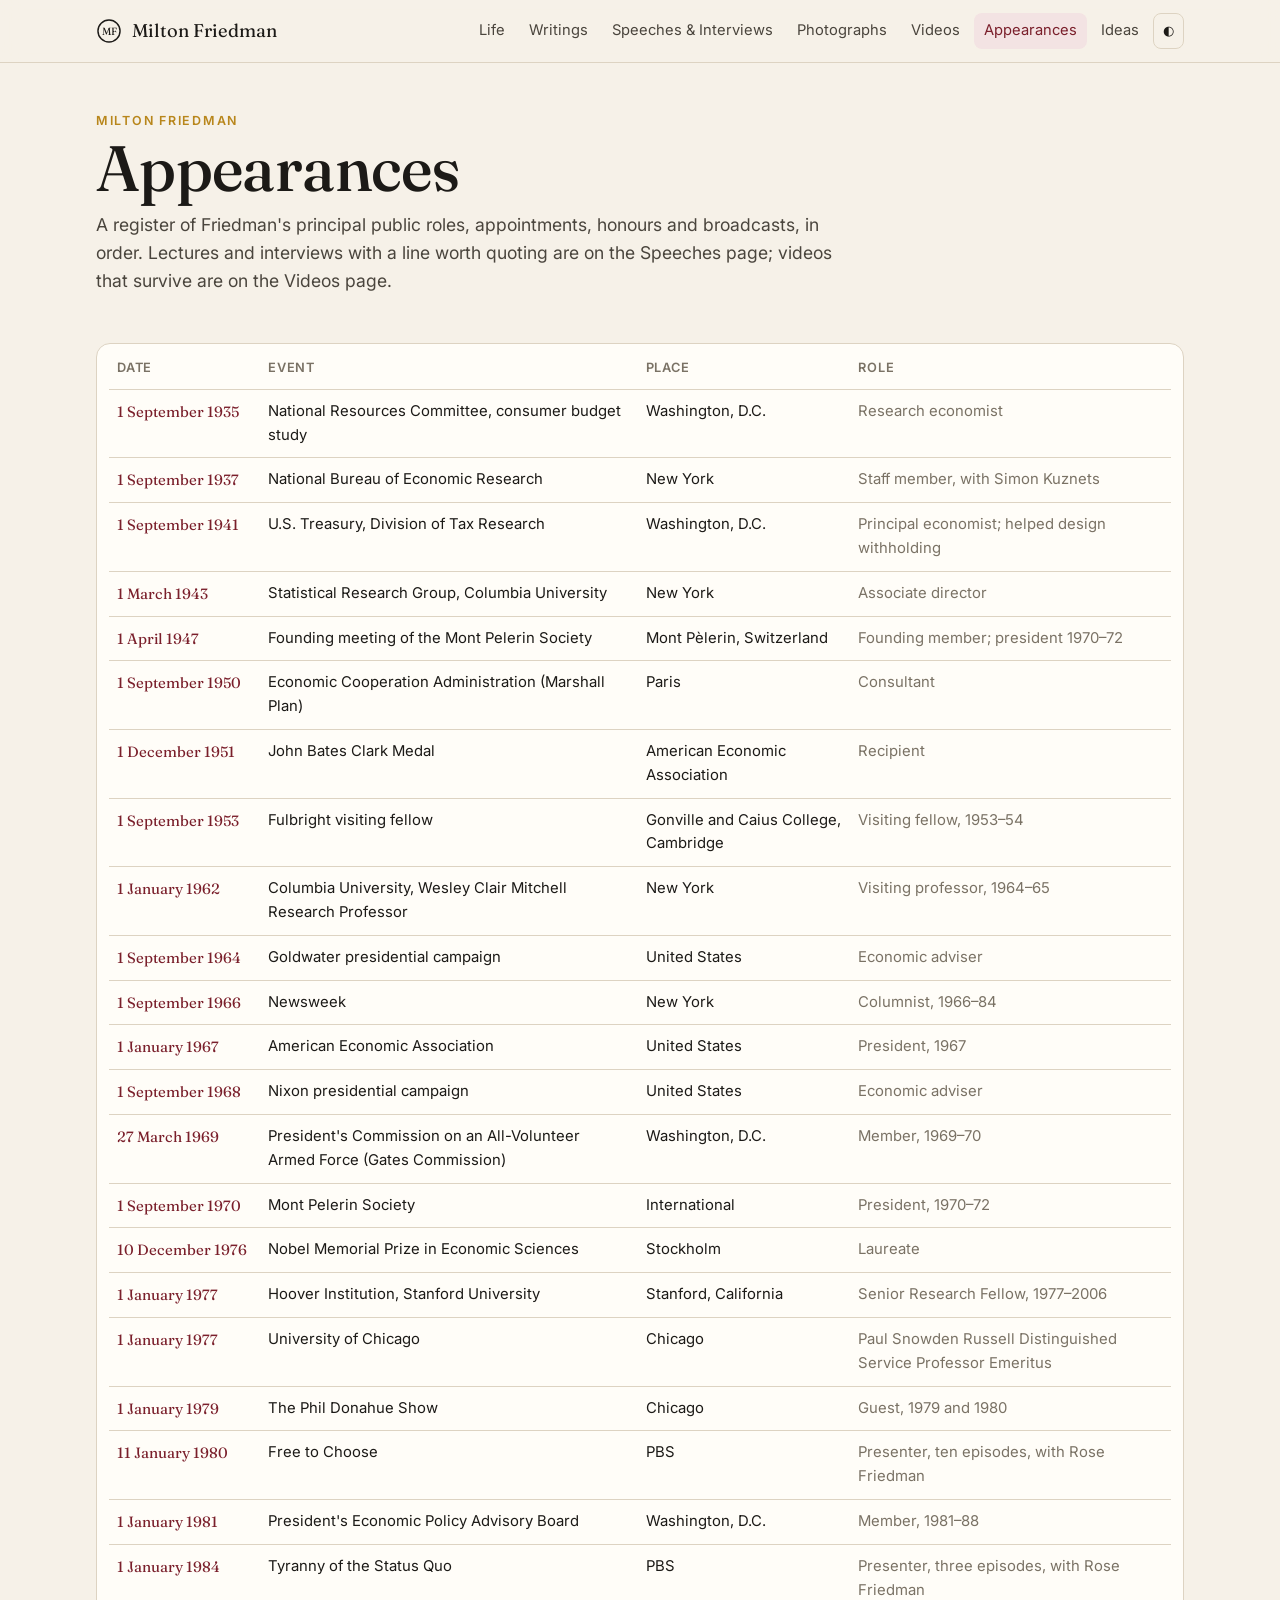
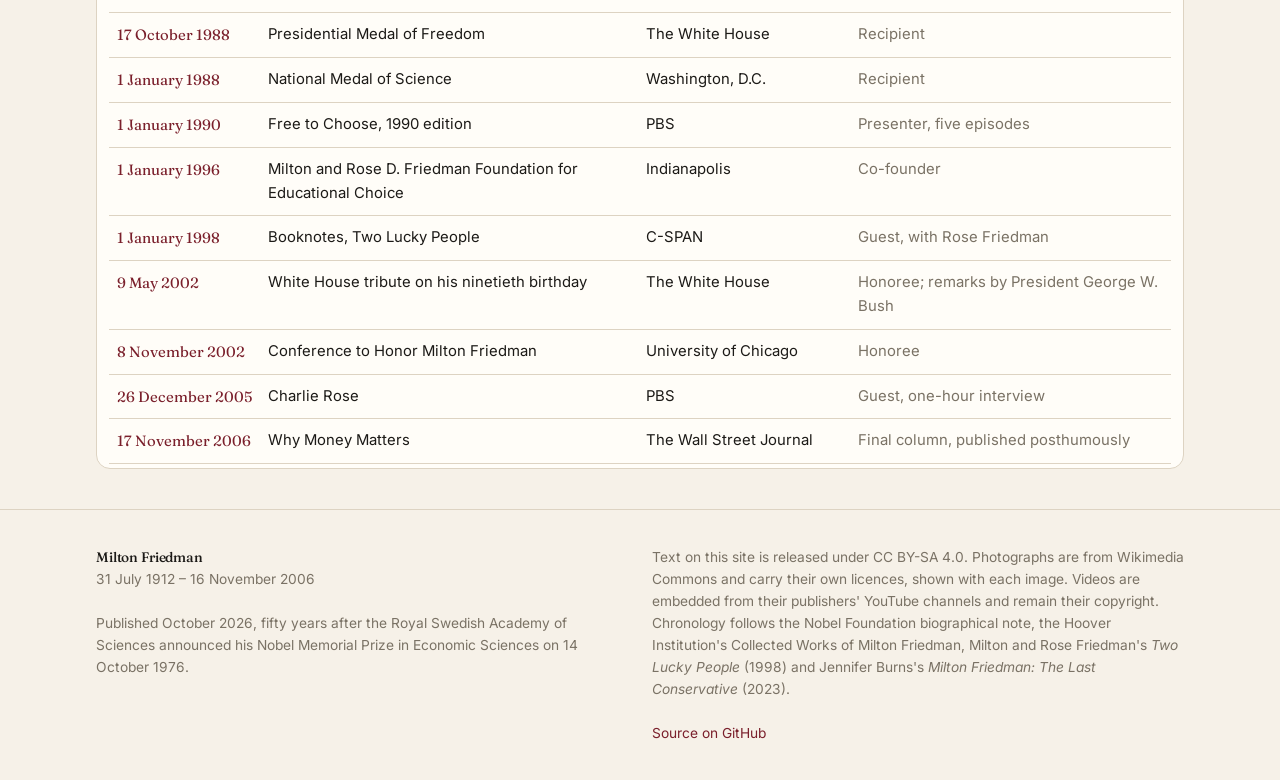
<file: appearances.html>
<!doctype html><html lang="en"><head><meta charset="utf-8"><meta name="viewport" content="width=device-width,initial-scale=1">
<title>Appearances · Milton Friedman</title><meta name="description" content="A register of Milton Friedman's public roles, appointments, honours and broadcasts, in order.">
<meta property="og:title" content="Appearances · Milton Friedman"><meta property="og:description" content="A register of Milton Friedman's public roles, appointments, honours and broadcasts, in order.">
<link rel="preconnect" href="https://fonts.googleapis.com"><link href="https://fonts.googleapis.com/css2?family=Fraunces:opsz,wght@9..144,400;9..144,500&family=Inter:wght@400;500;600&display=swap" rel="stylesheet">
<link rel="stylesheet" href="/css/style.css"><link rel="icon" href="/assets/favicon.svg"></head>
<body><a class="skip" href="#main">Skip to content</a><header class="site" id="site-header"></header>
<main id="main" data-page="appearances" data-title="Appearances"><div class="wrap"><div class="pagehead"><div class="eyebrow">Milton Friedman</div><h1>Appearances</h1><p class="lead" id="lead">A register of Milton Friedman's public roles, appointments, honours and broadcasts, in order.</p></div>
<div class="filters" id="filters"></div><div id="content"></div></div></main>
<footer class="site" id="site-footer"></footer><script src="/js/common.js"></script><script src="/js/pages.js"></script></body></html>
</file>
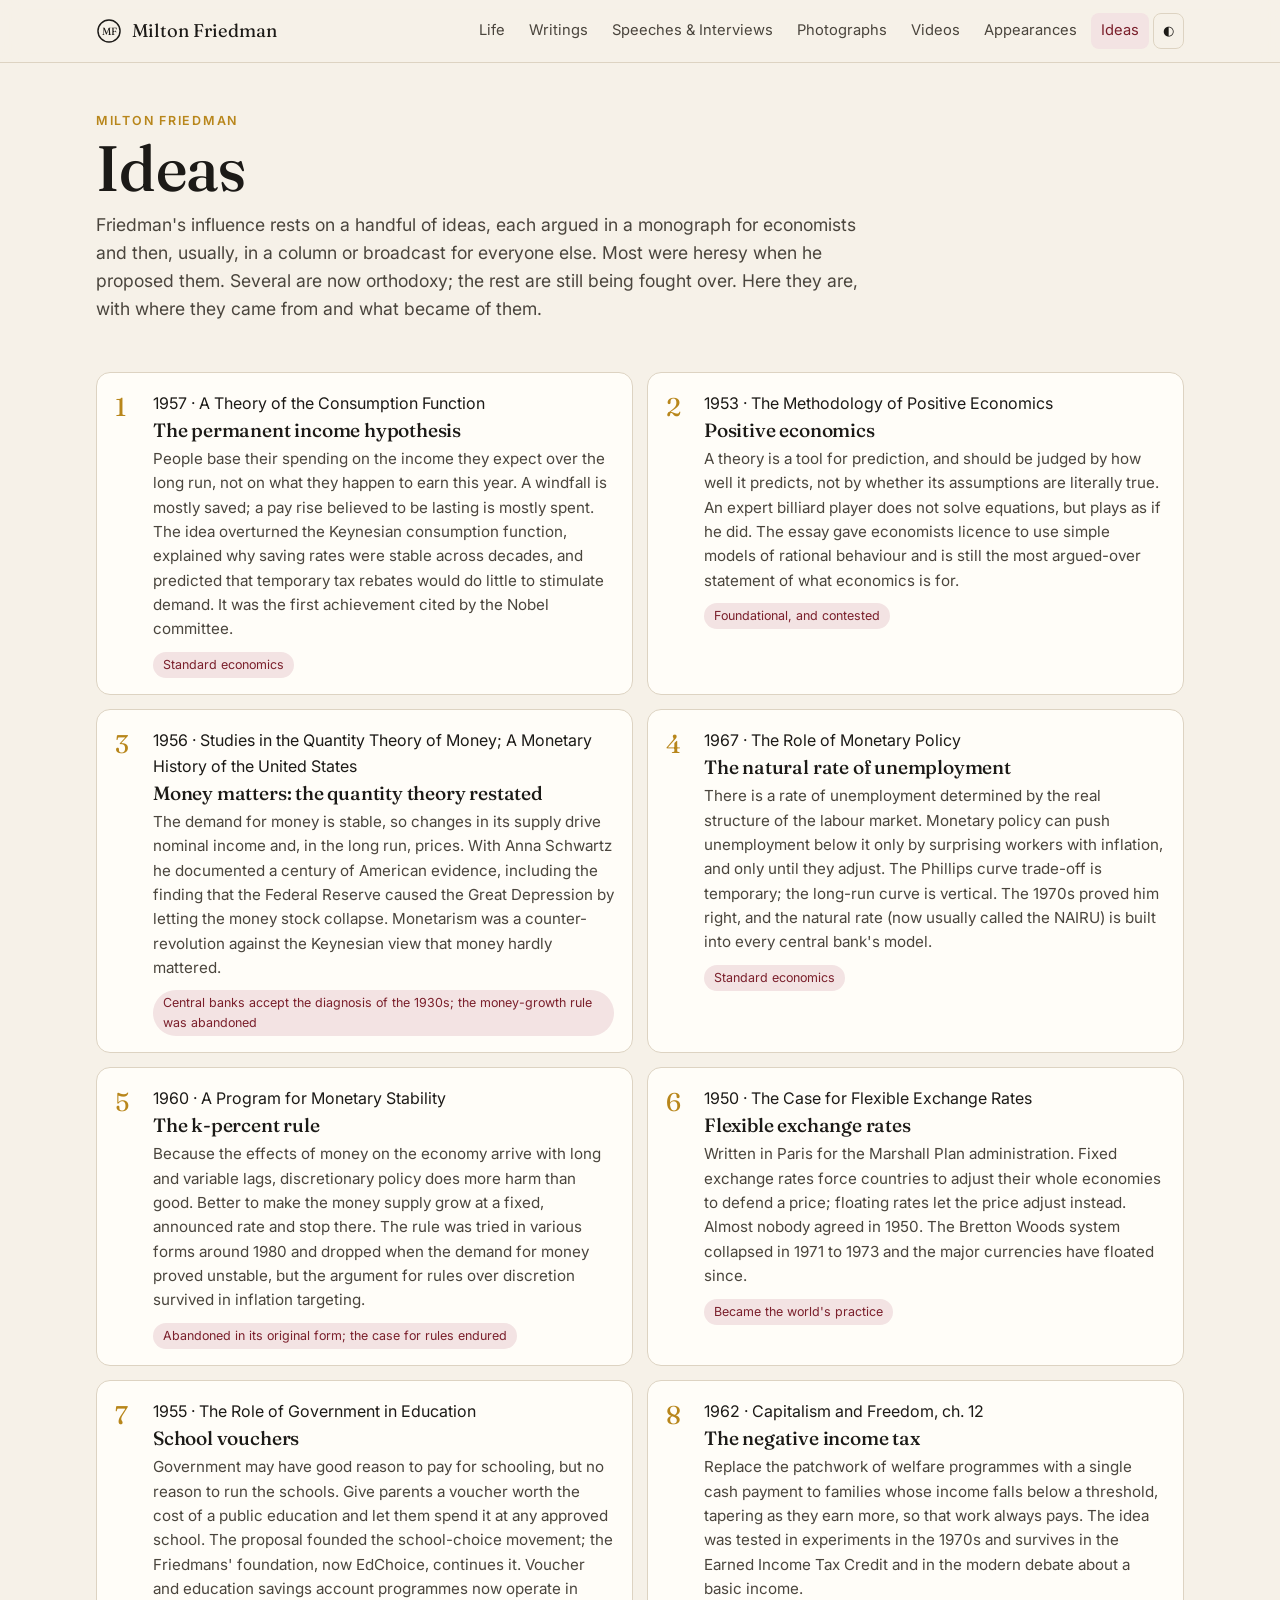
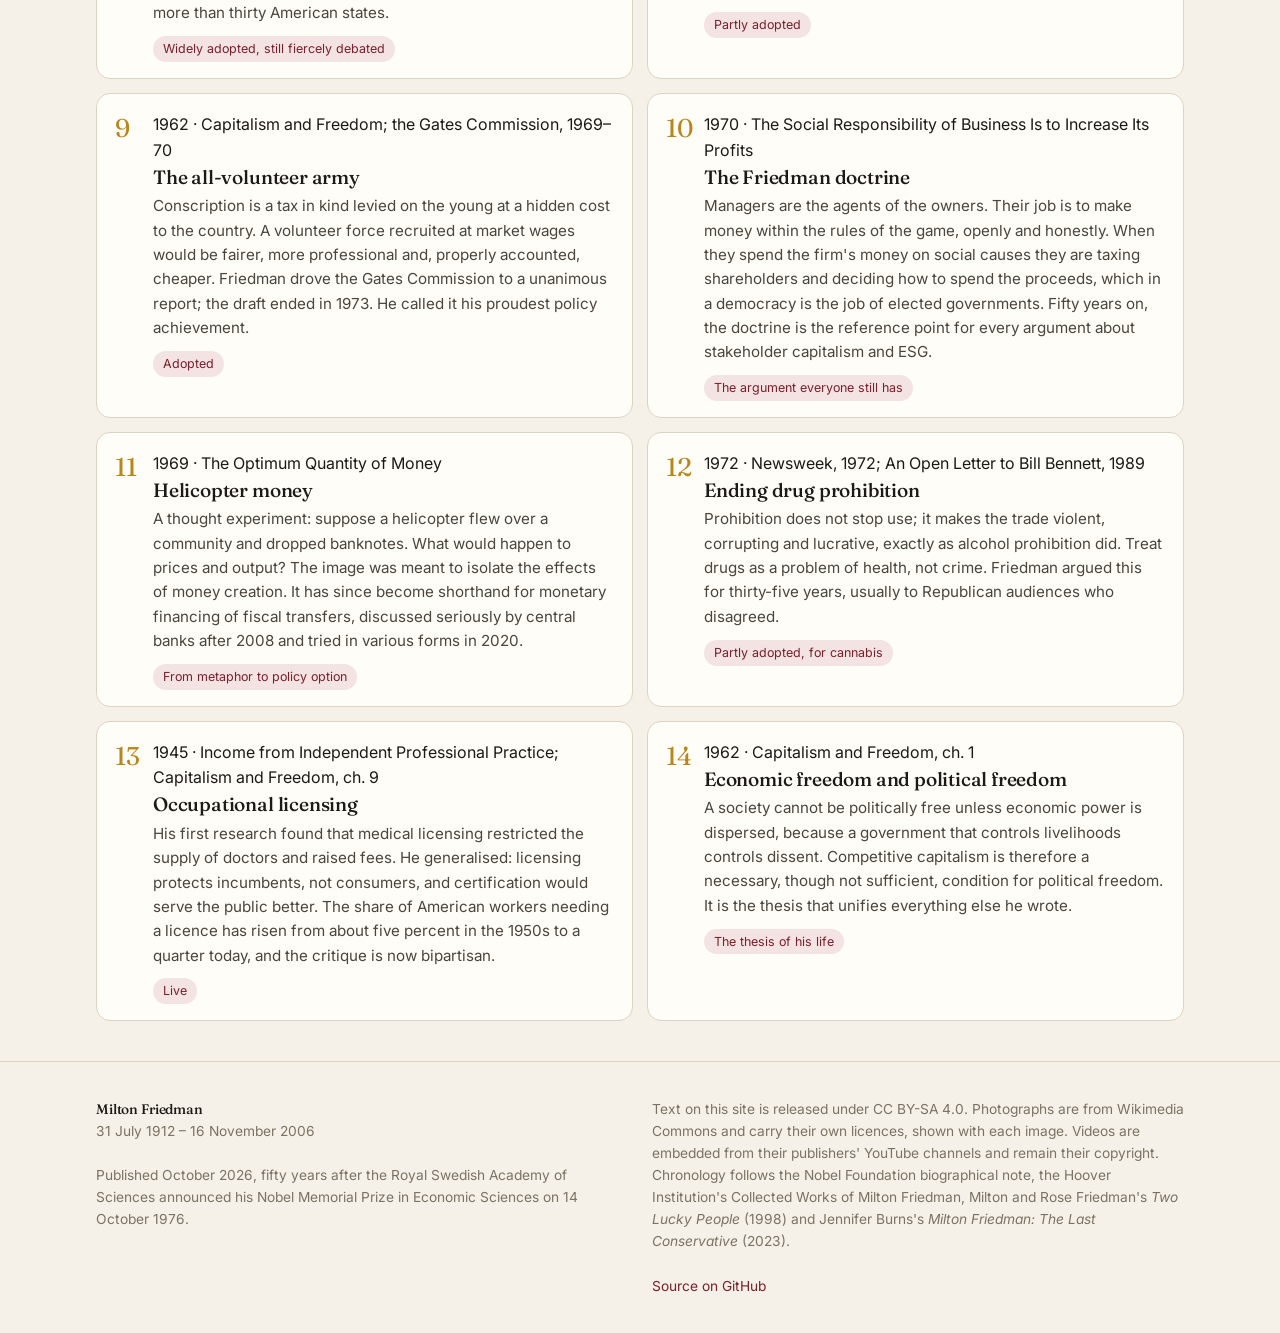
<file: ideas.html>
<!doctype html><html lang="en"><head><meta charset="utf-8"><meta name="viewport" content="width=device-width,initial-scale=1">
<title>Ideas · Milton Friedman</title><meta name="description" content="Fourteen ideas Milton Friedman argued for, where each came from, and what became of it.">
<meta property="og:title" content="Ideas · Milton Friedman"><meta property="og:description" content="Fourteen ideas Milton Friedman argued for, where each came from, and what became of it.">
<link rel="preconnect" href="https://fonts.googleapis.com"><link href="https://fonts.googleapis.com/css2?family=Fraunces:opsz,wght@9..144,400;9..144,500&family=Inter:wght@400;500;600&display=swap" rel="stylesheet">
<link rel="stylesheet" href="/css/style.css"><link rel="icon" href="/assets/favicon.svg"></head>
<body><a class="skip" href="#main">Skip to content</a><header class="site" id="site-header"></header>
<main id="main" data-page="ideas" data-title="Ideas"><div class="wrap"><div class="pagehead"><div class="eyebrow">Milton Friedman</div><h1>Ideas</h1><p class="lead" id="lead">Fourteen ideas Milton Friedman argued for, where each came from, and what became of it.</p></div>
<div class="filters" id="filters"></div><div id="content"></div></div></main>
<footer class="site" id="site-footer"></footer><script src="/js/common.js"></script><script src="/js/pages.js"></script></body></html>
</file>
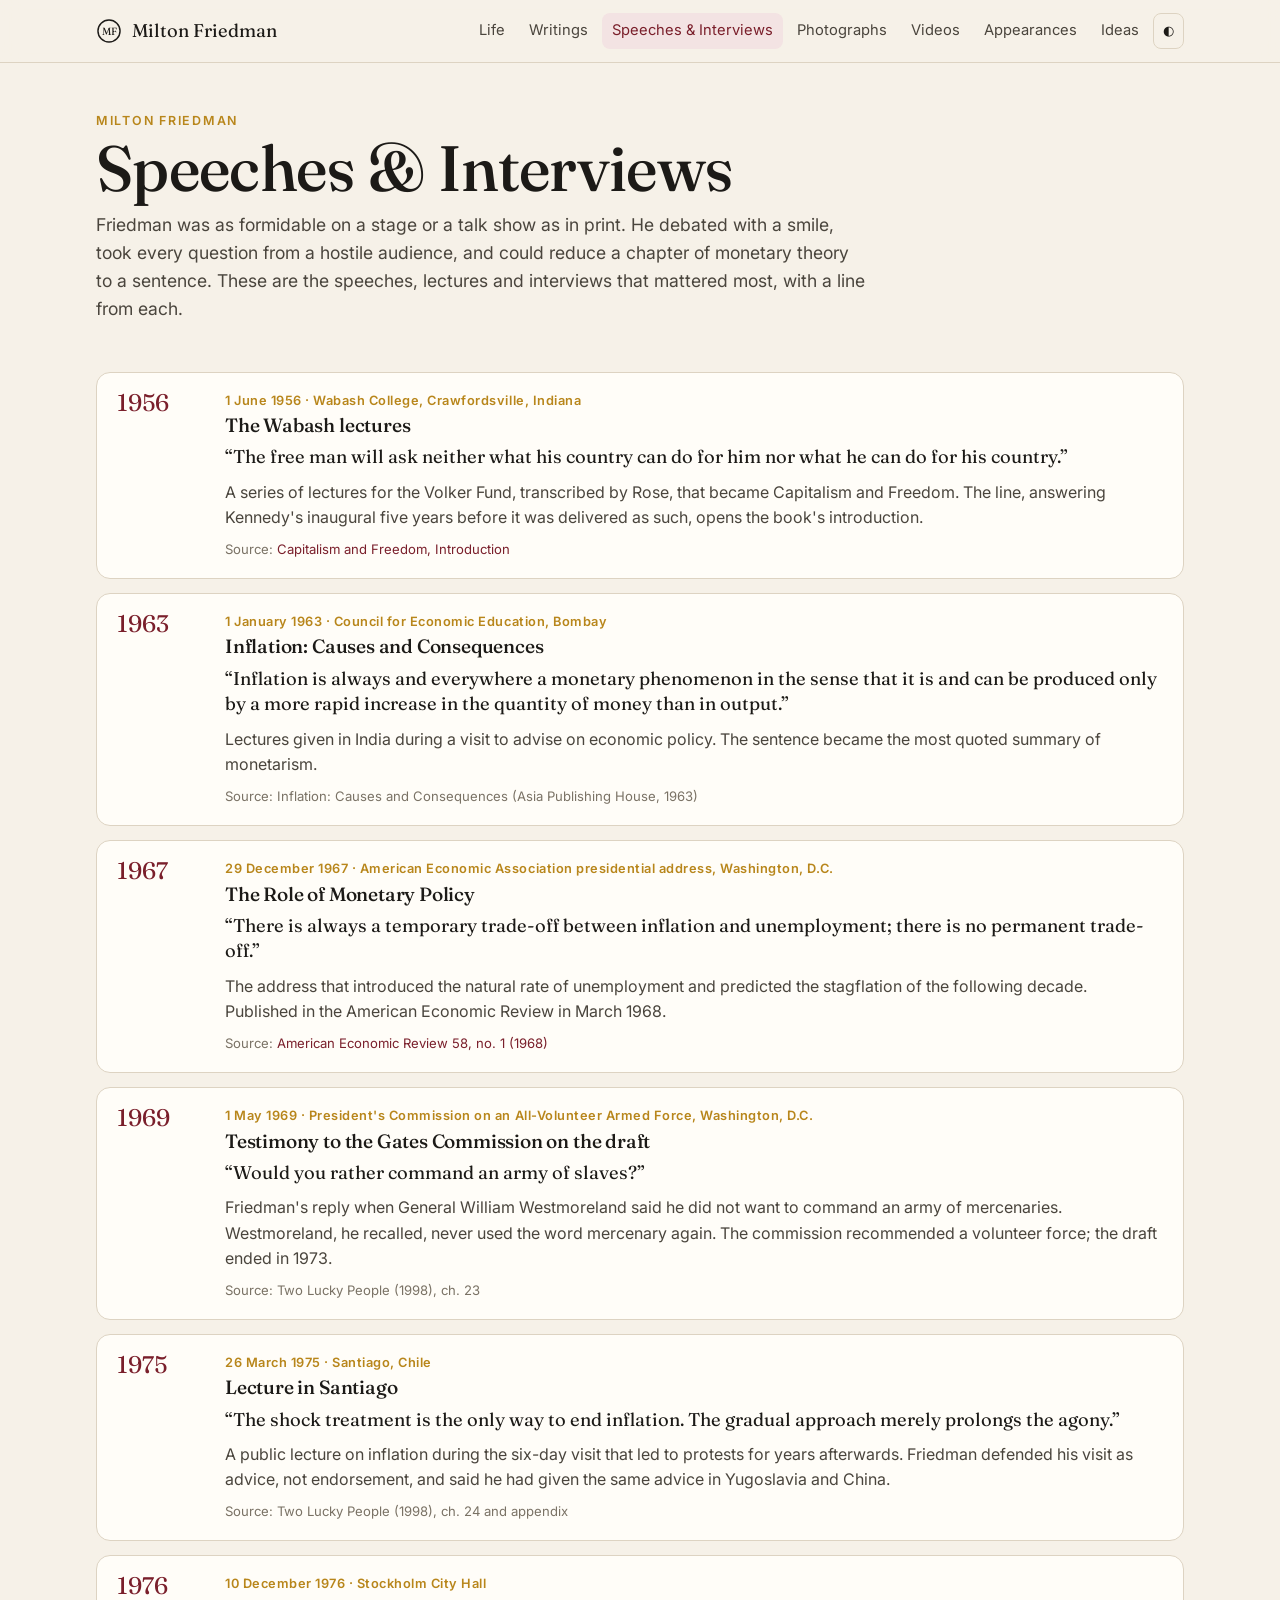
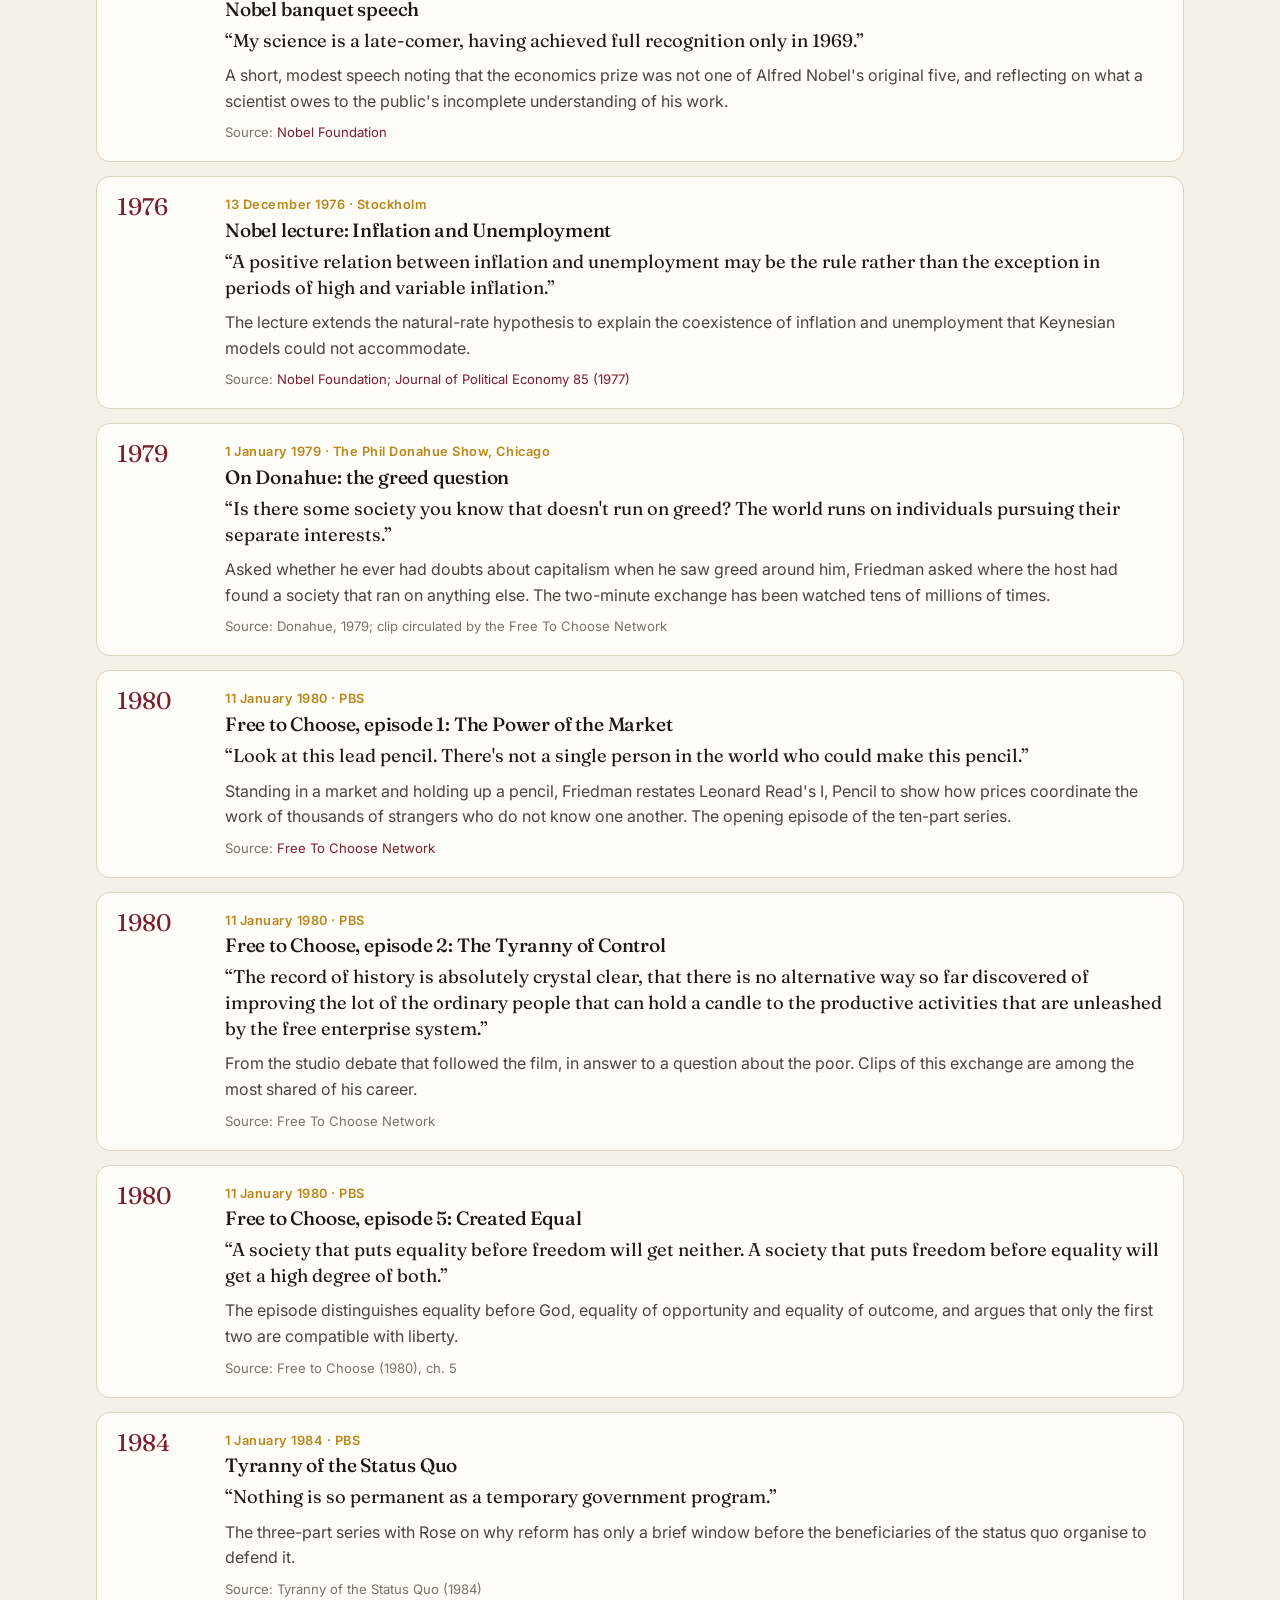
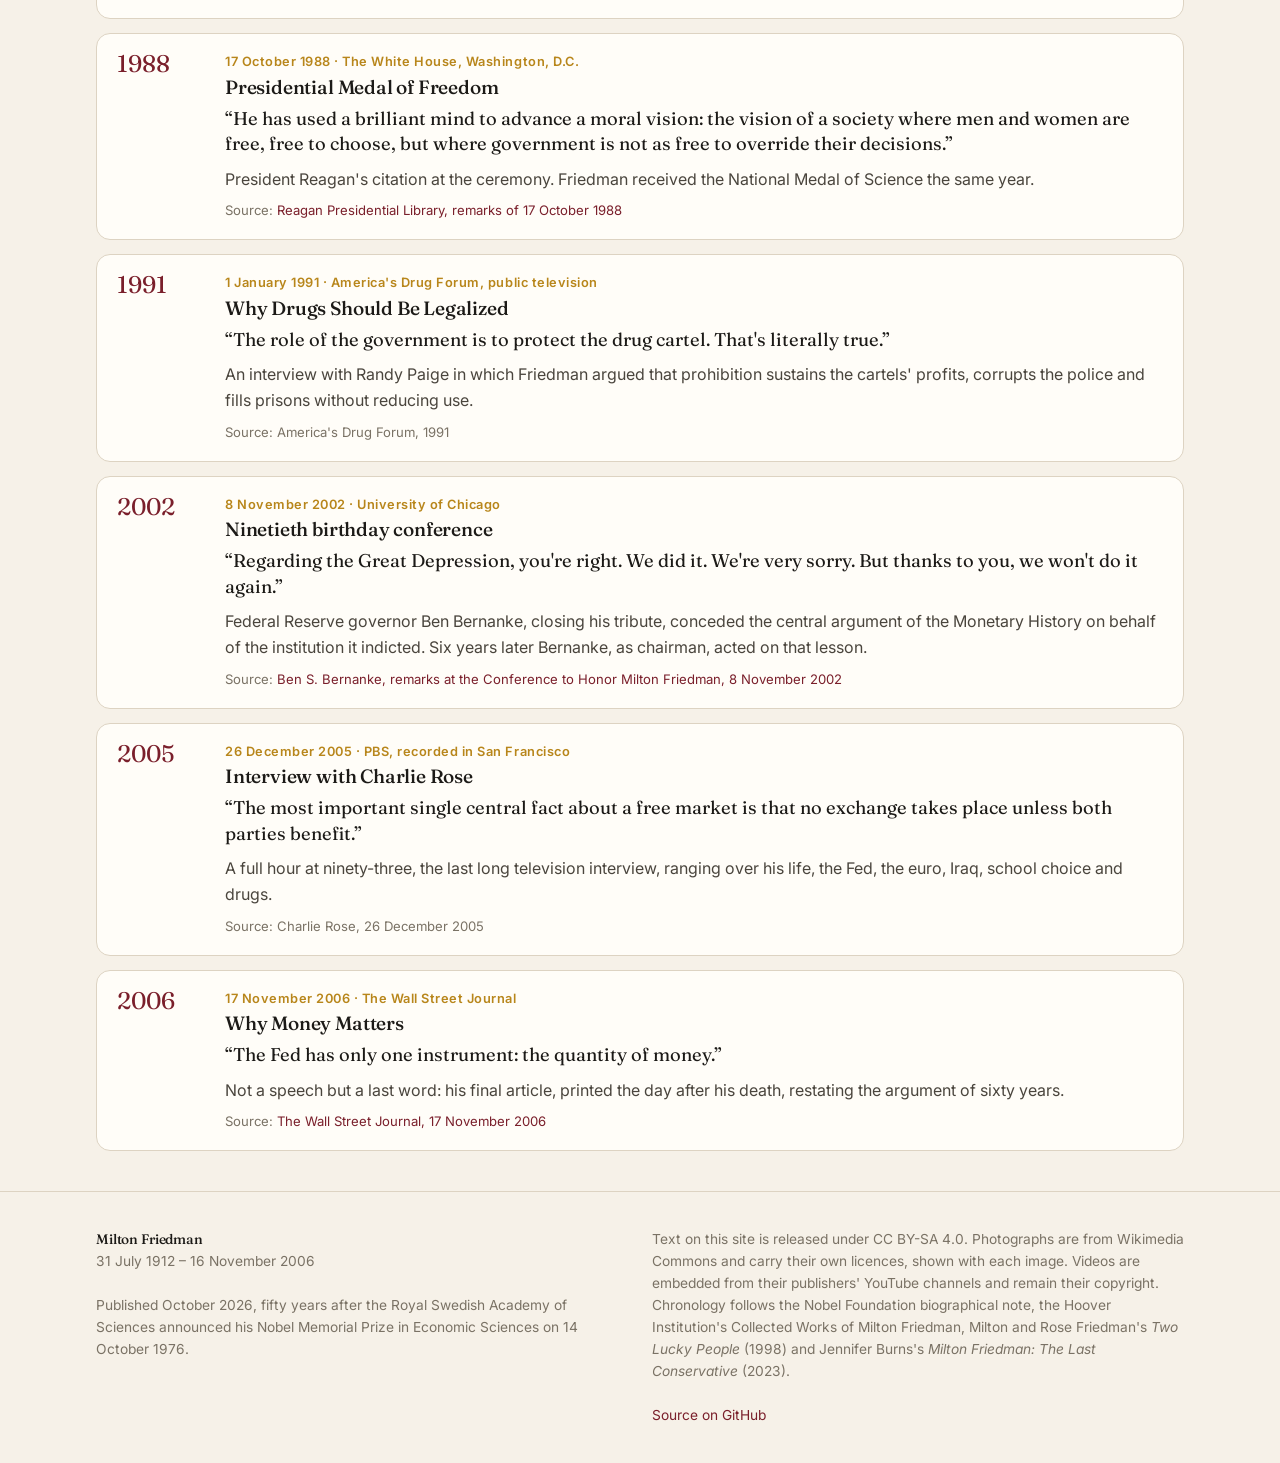
<file: speeches.html>
<!doctype html><html lang="en"><head><meta charset="utf-8"><meta name="viewport" content="width=device-width,initial-scale=1">
<title>Speeches &amp; Interviews · Milton Friedman</title><meta name="description" content="Lectures, addresses, testimony and television interviews by Milton Friedman, with a line from each and where to find the rest.">
<meta property="og:title" content="Speeches &amp; Interviews · Milton Friedman"><meta property="og:description" content="Lectures, addresses, testimony and television interviews by Milton Friedman, with a line from each and where to find the rest.">
<link rel="preconnect" href="https://fonts.googleapis.com"><link href="https://fonts.googleapis.com/css2?family=Fraunces:opsz,wght@9..144,400;9..144,500&family=Inter:wght@400;500;600&display=swap" rel="stylesheet">
<link rel="stylesheet" href="/css/style.css"><link rel="icon" href="/assets/favicon.svg"></head>
<body><a class="skip" href="#main">Skip to content</a><header class="site" id="site-header"></header>
<main id="main" data-page="speeches" data-title="Speeches &amp; Interviews"><div class="wrap"><div class="pagehead"><div class="eyebrow">Milton Friedman</div><h1>Speeches &amp; Interviews</h1><p class="lead" id="lead">Lectures, addresses, testimony and television interviews by Milton Friedman, with a line from each and where to find the rest.</p></div>
<div class="filters" id="filters"></div><div id="content"></div></div></main>
<footer class="site" id="site-footer"></footer><script src="/js/common.js"></script><script src="/js/pages.js"></script></body></html>
</file>
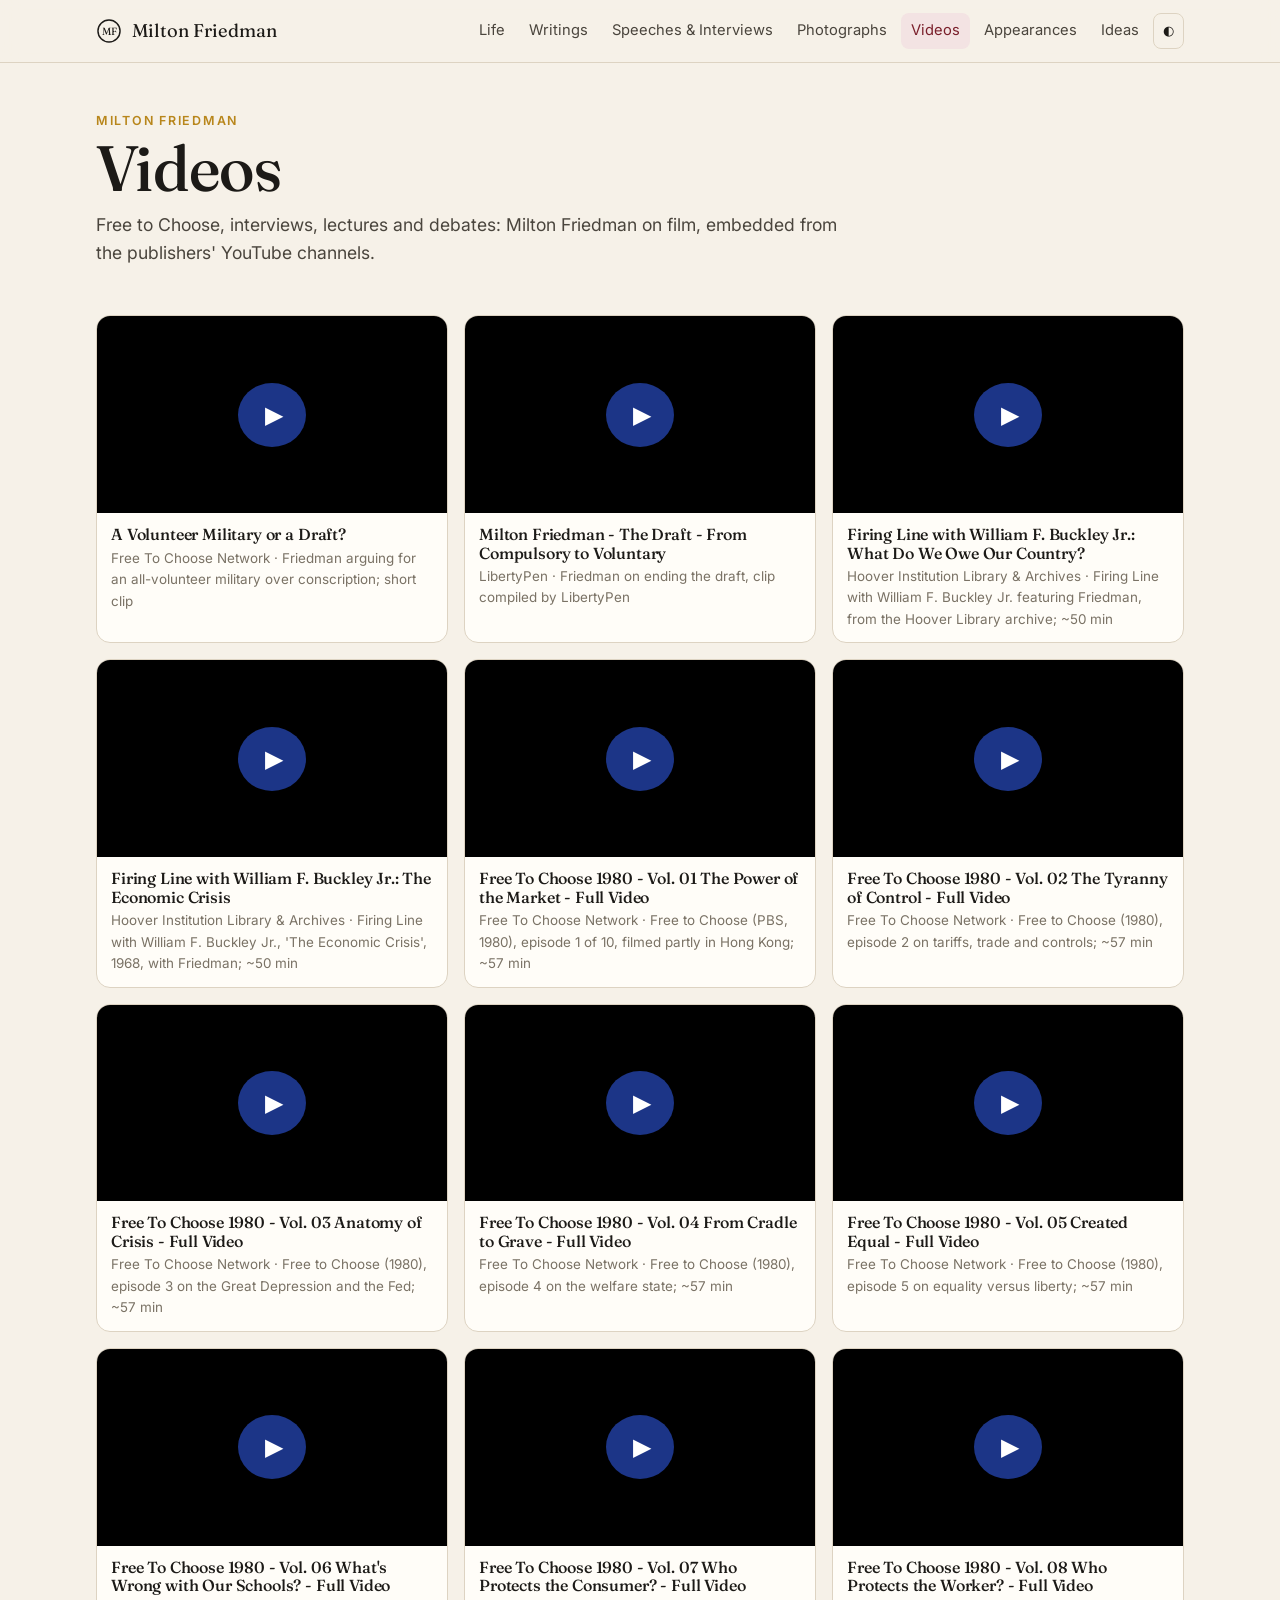
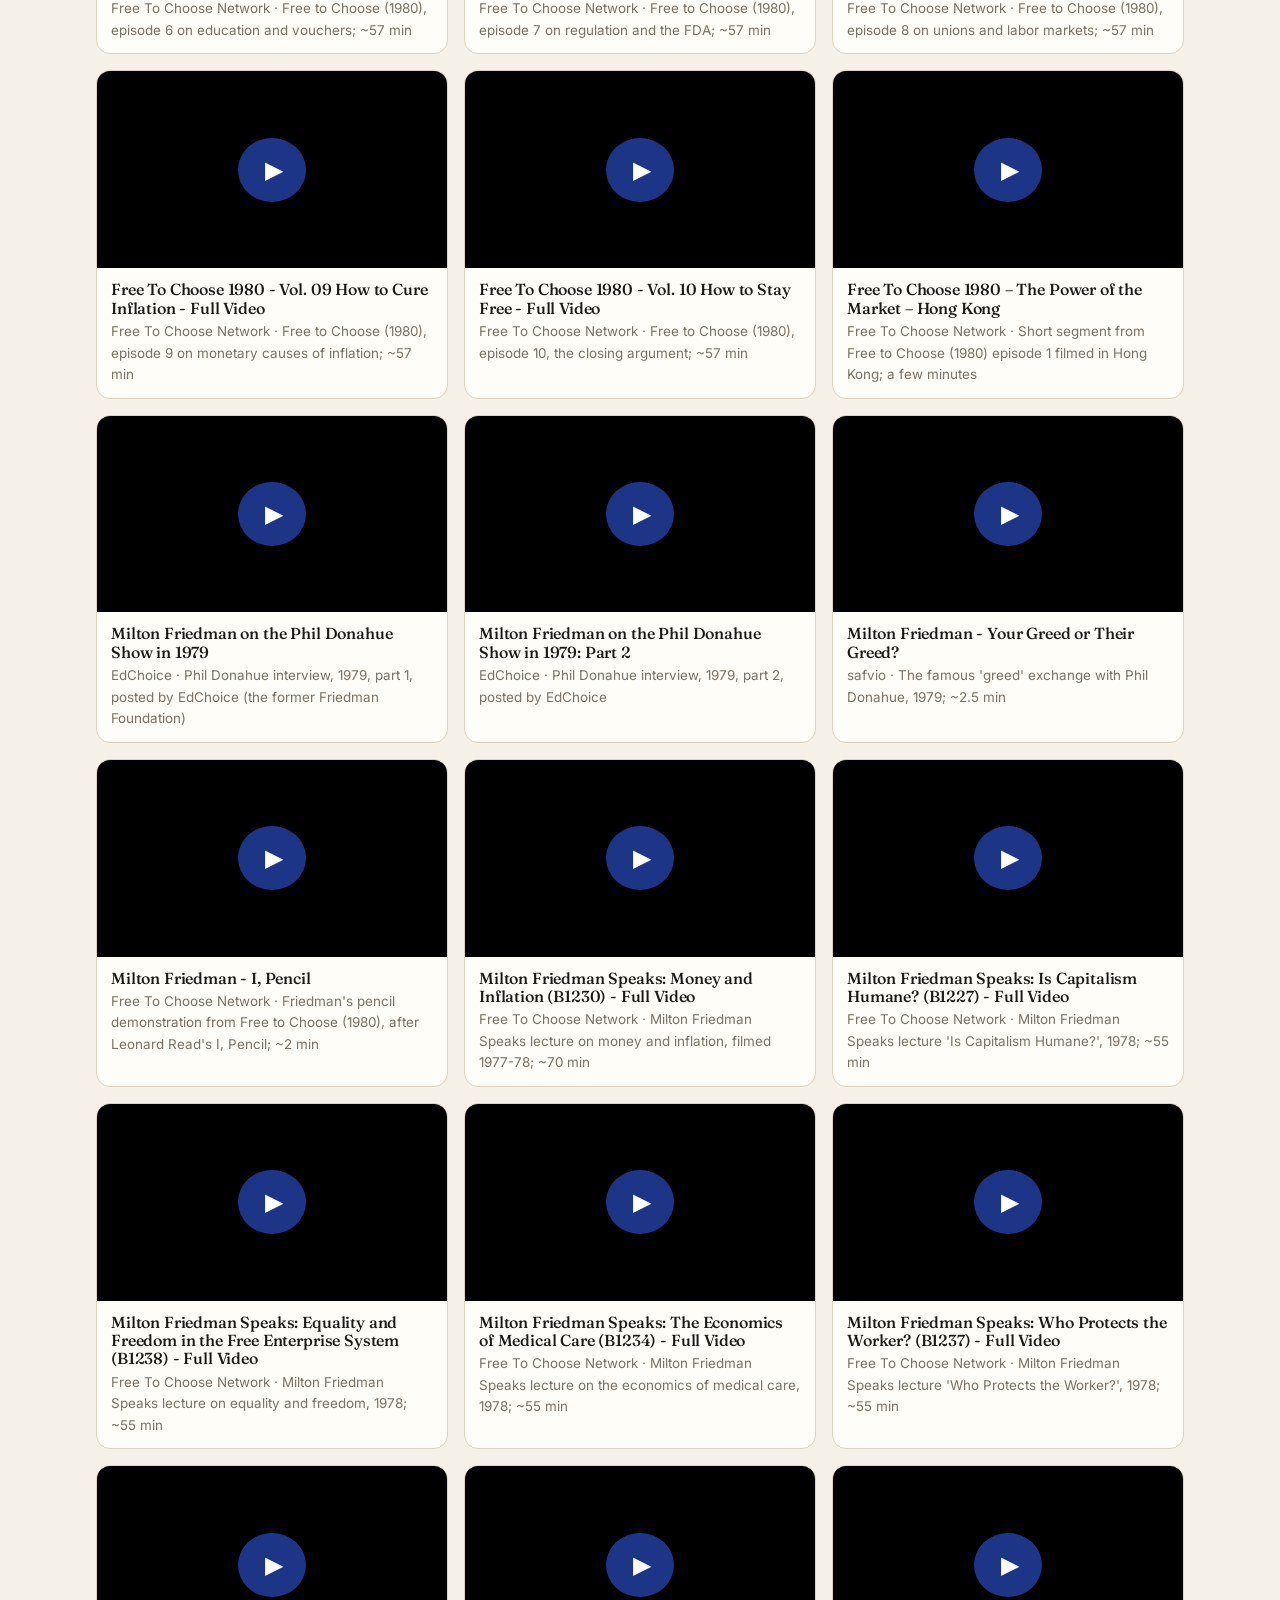
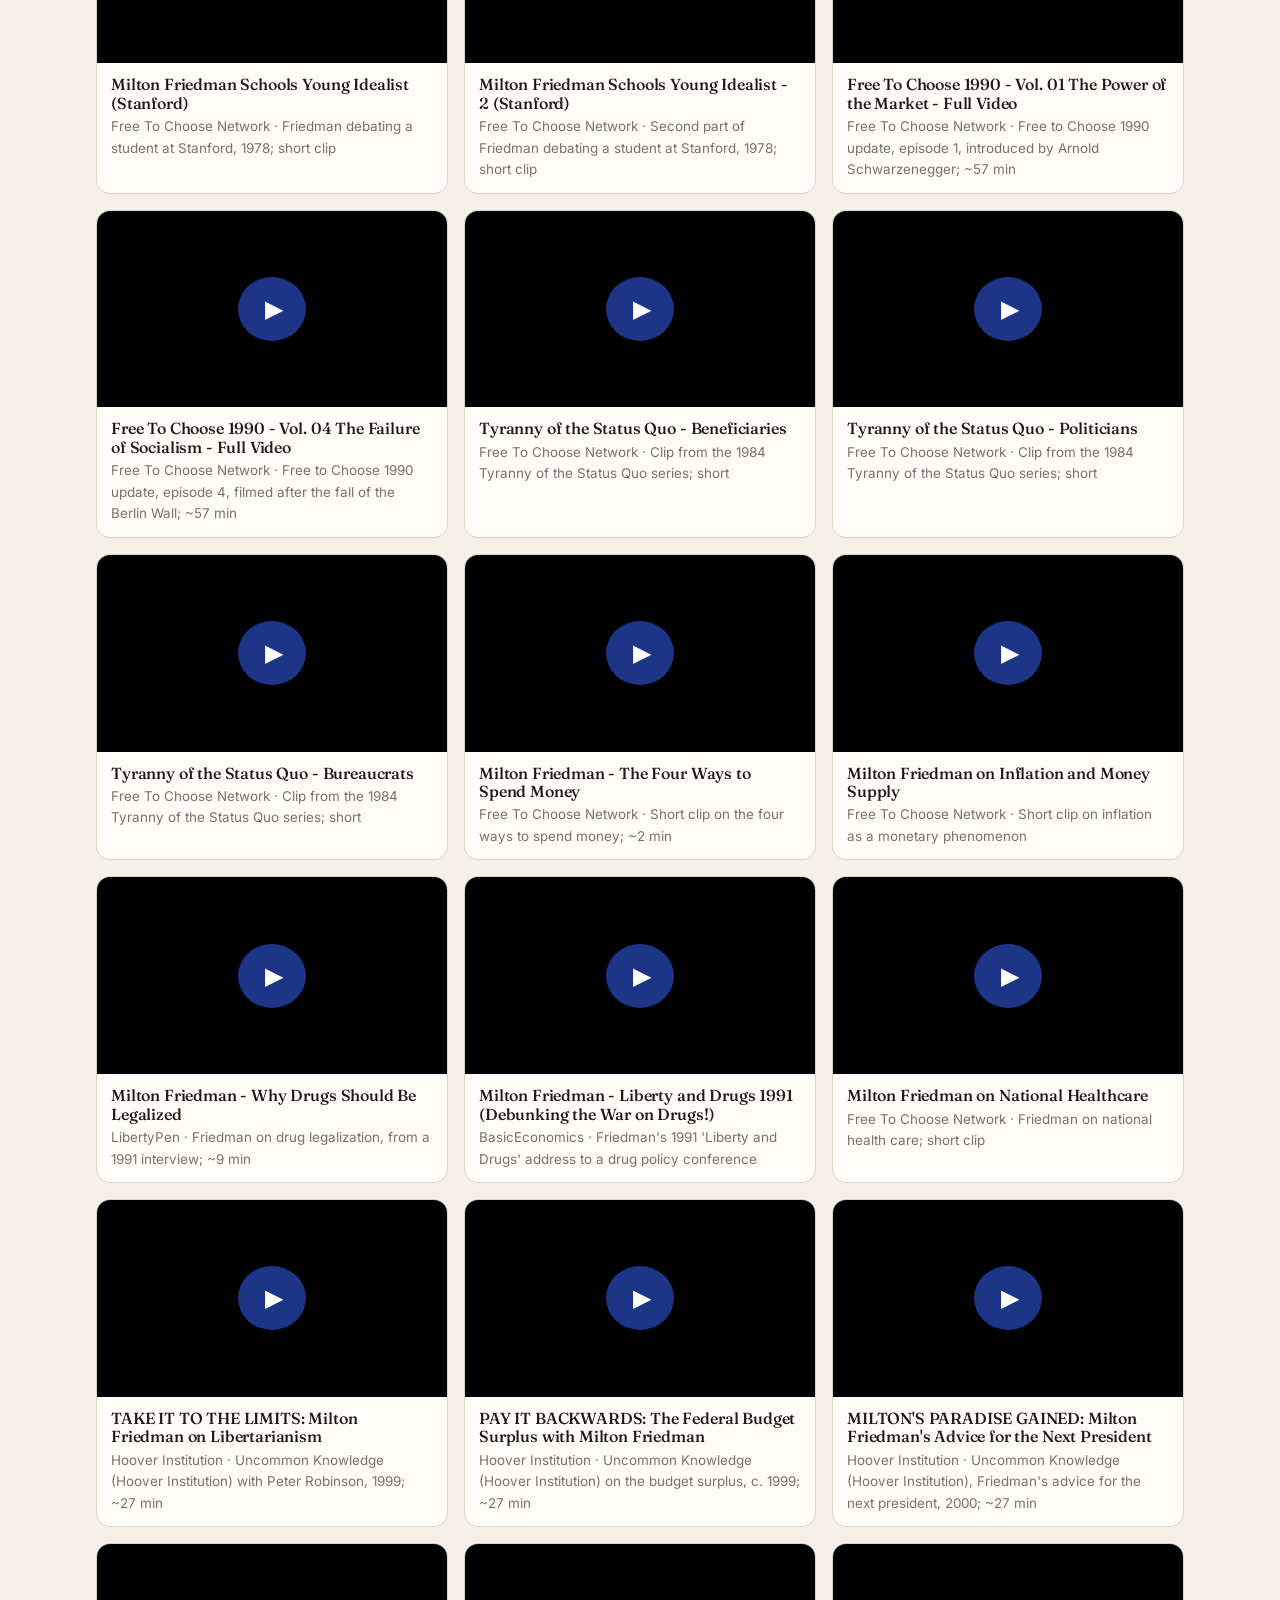
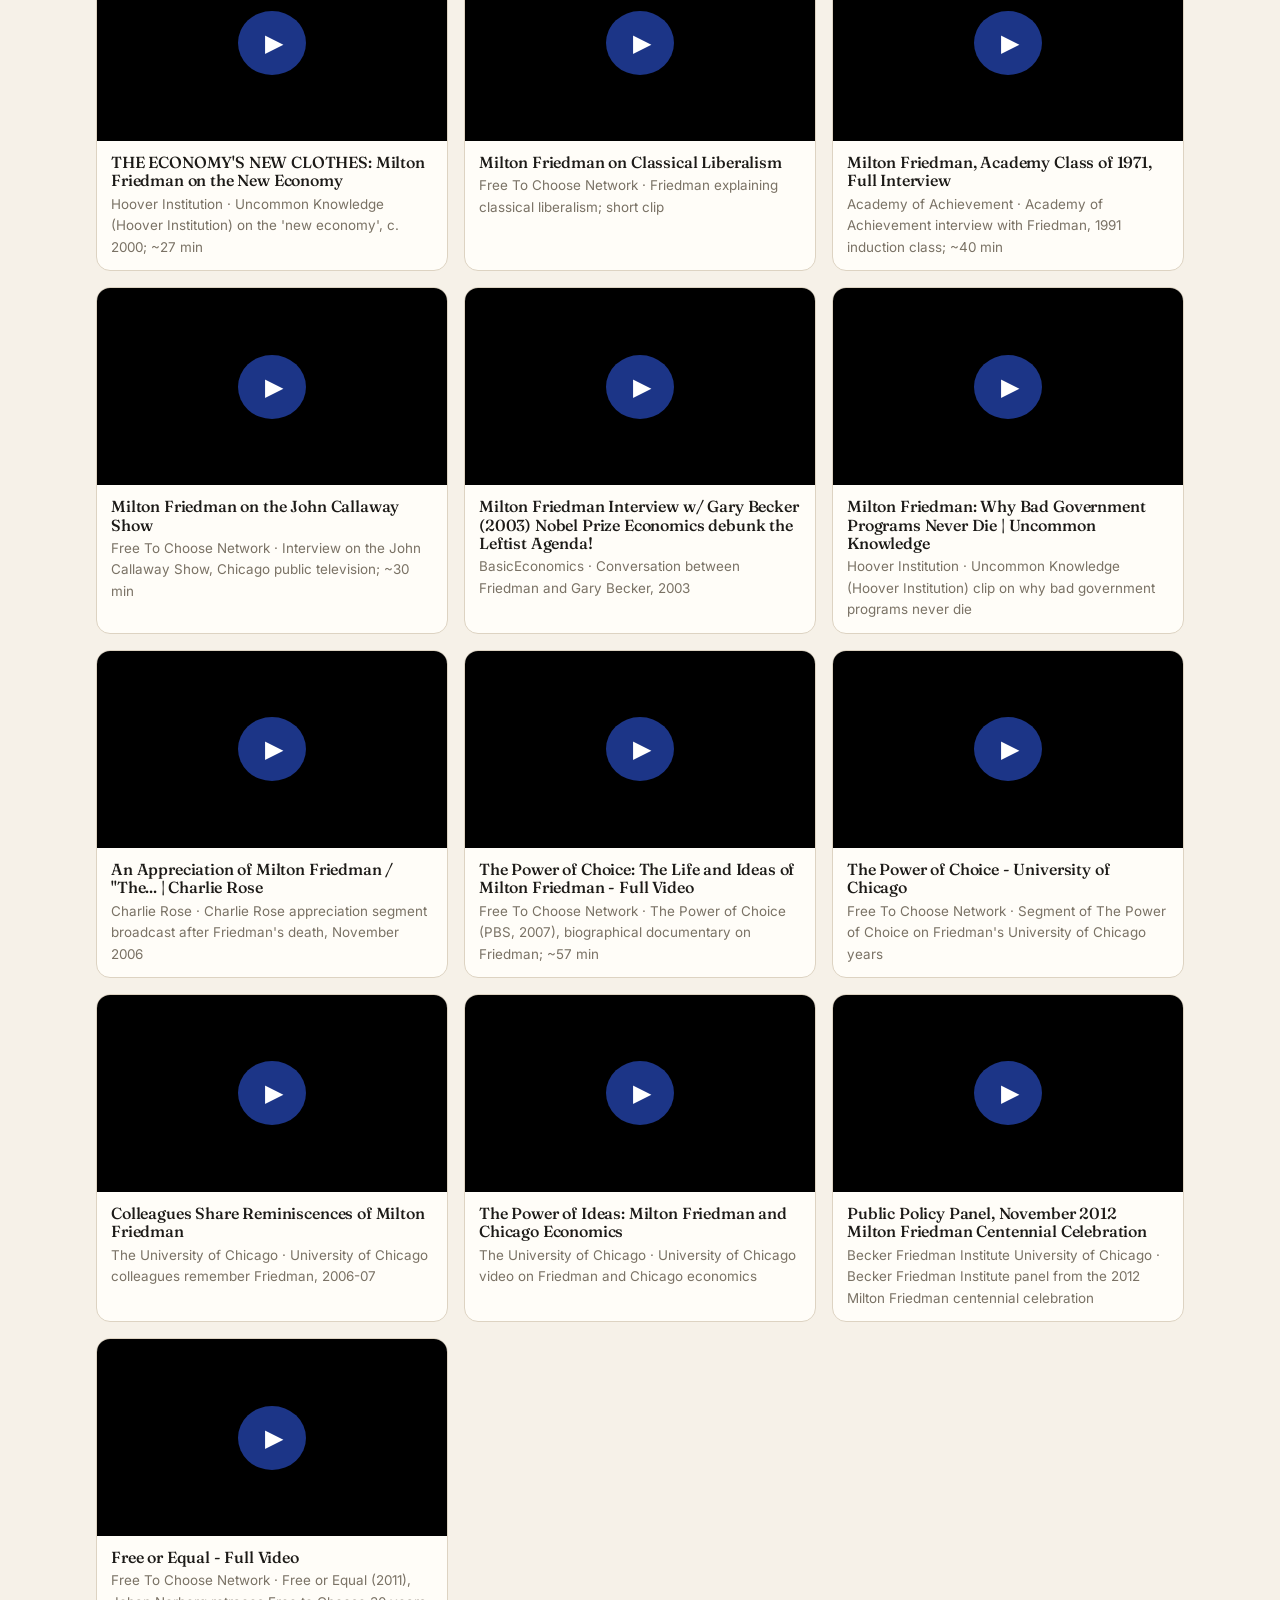
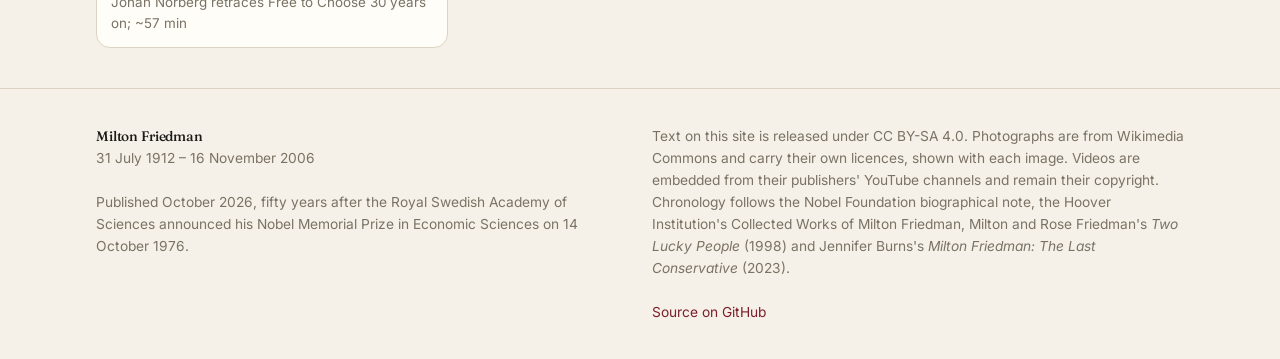
<file: videos.html>
<!doctype html><html lang="en"><head><meta charset="utf-8"><meta name="viewport" content="width=device-width,initial-scale=1">
<title>Videos · Milton Friedman</title><meta name="description" content="Free to Choose, interviews, lectures and debates: Milton Friedman on film, embedded from the publishers' YouTube channels.">
<meta property="og:title" content="Videos · Milton Friedman"><meta property="og:description" content="Free to Choose, interviews, lectures and debates: Milton Friedman on film, embedded from the publishers' YouTube channels.">
<link rel="preconnect" href="https://fonts.googleapis.com"><link href="https://fonts.googleapis.com/css2?family=Fraunces:opsz,wght@9..144,400;9..144,500&family=Inter:wght@400;500;600&display=swap" rel="stylesheet">
<link rel="stylesheet" href="/css/style.css"><link rel="icon" href="/assets/favicon.svg"></head>
<body><a class="skip" href="#main">Skip to content</a><header class="site" id="site-header"></header>
<main id="main" data-page="videos" data-title="Videos"><div class="wrap"><div class="pagehead"><div class="eyebrow">Milton Friedman</div><h1>Videos</h1><p class="lead" id="lead">Free to Choose, interviews, lectures and debates: Milton Friedman on film, embedded from the publishers' YouTube channels.</p></div>
<div class="filters" id="filters"></div><div id="content"></div></div></main>
<footer class="site" id="site-footer"></footer><script src="/js/common.js"></script><script src="/js/pages.js"></script></body></html>
</file>
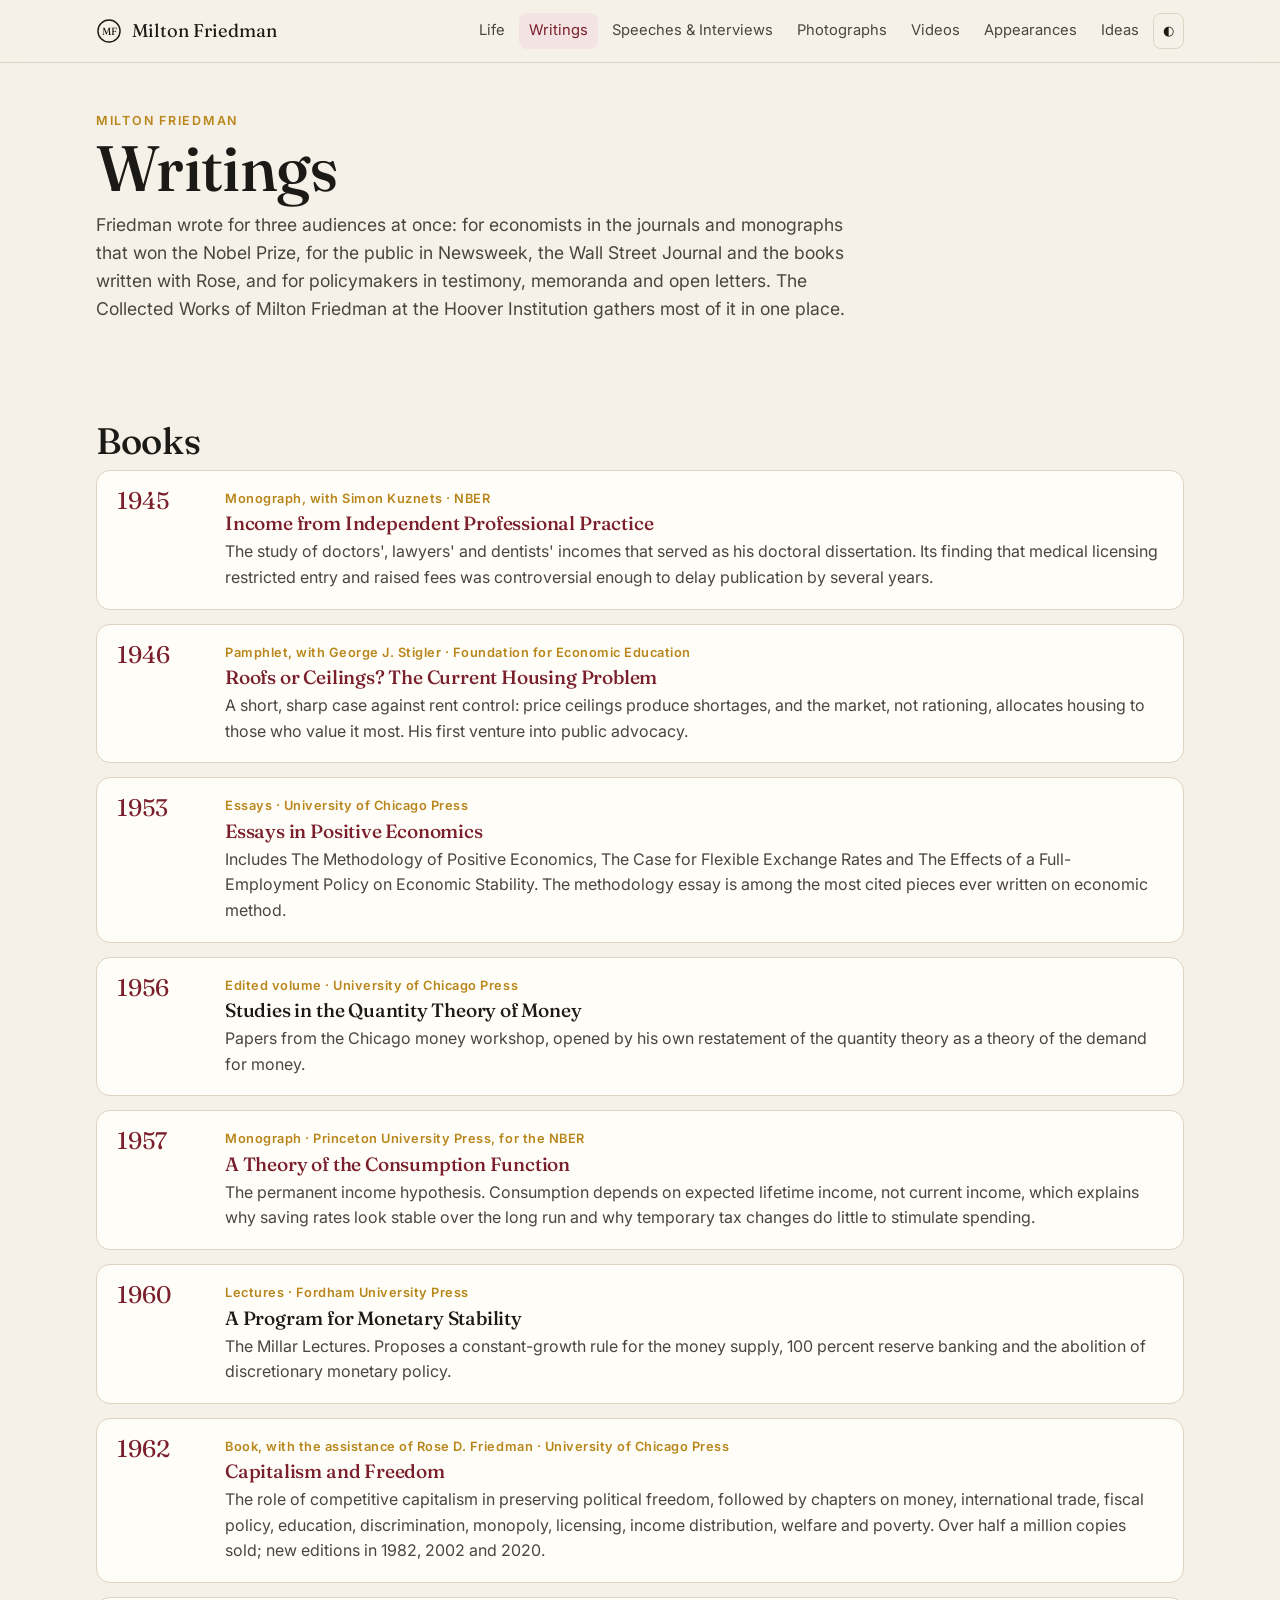
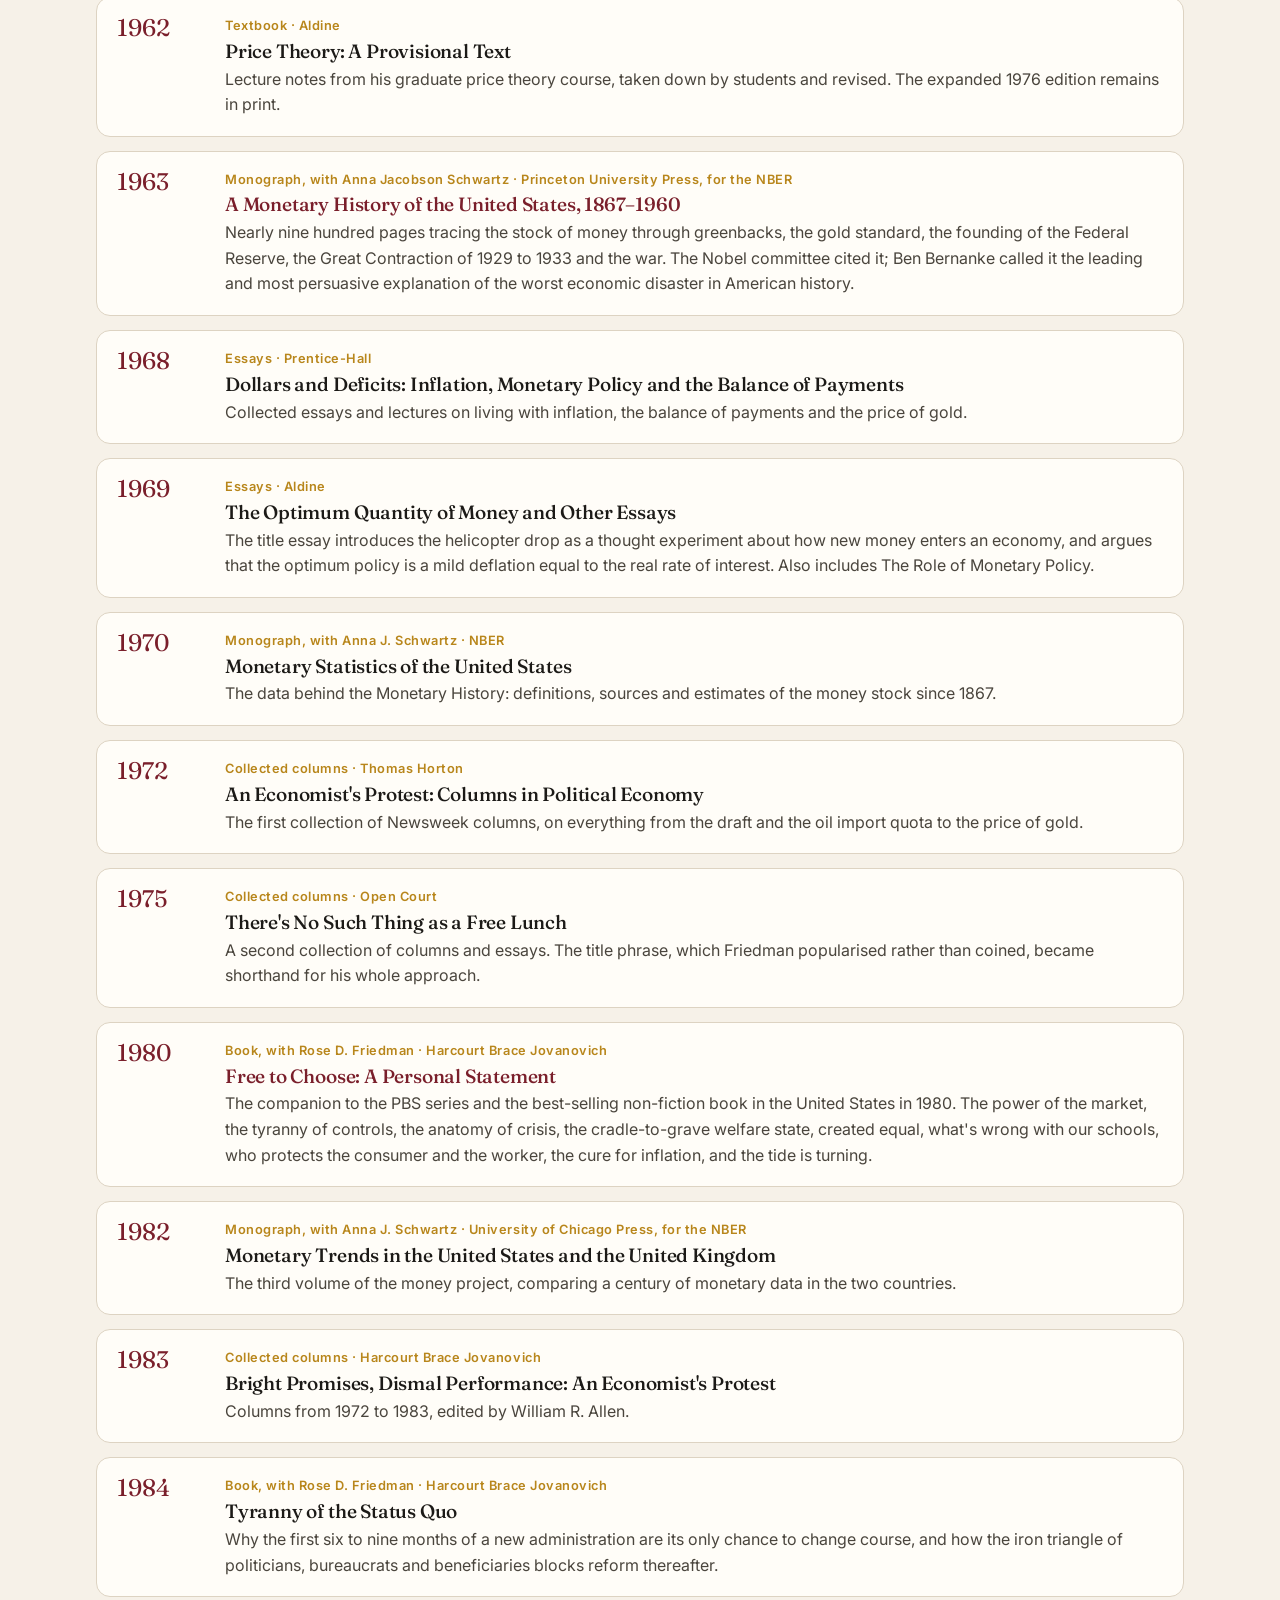
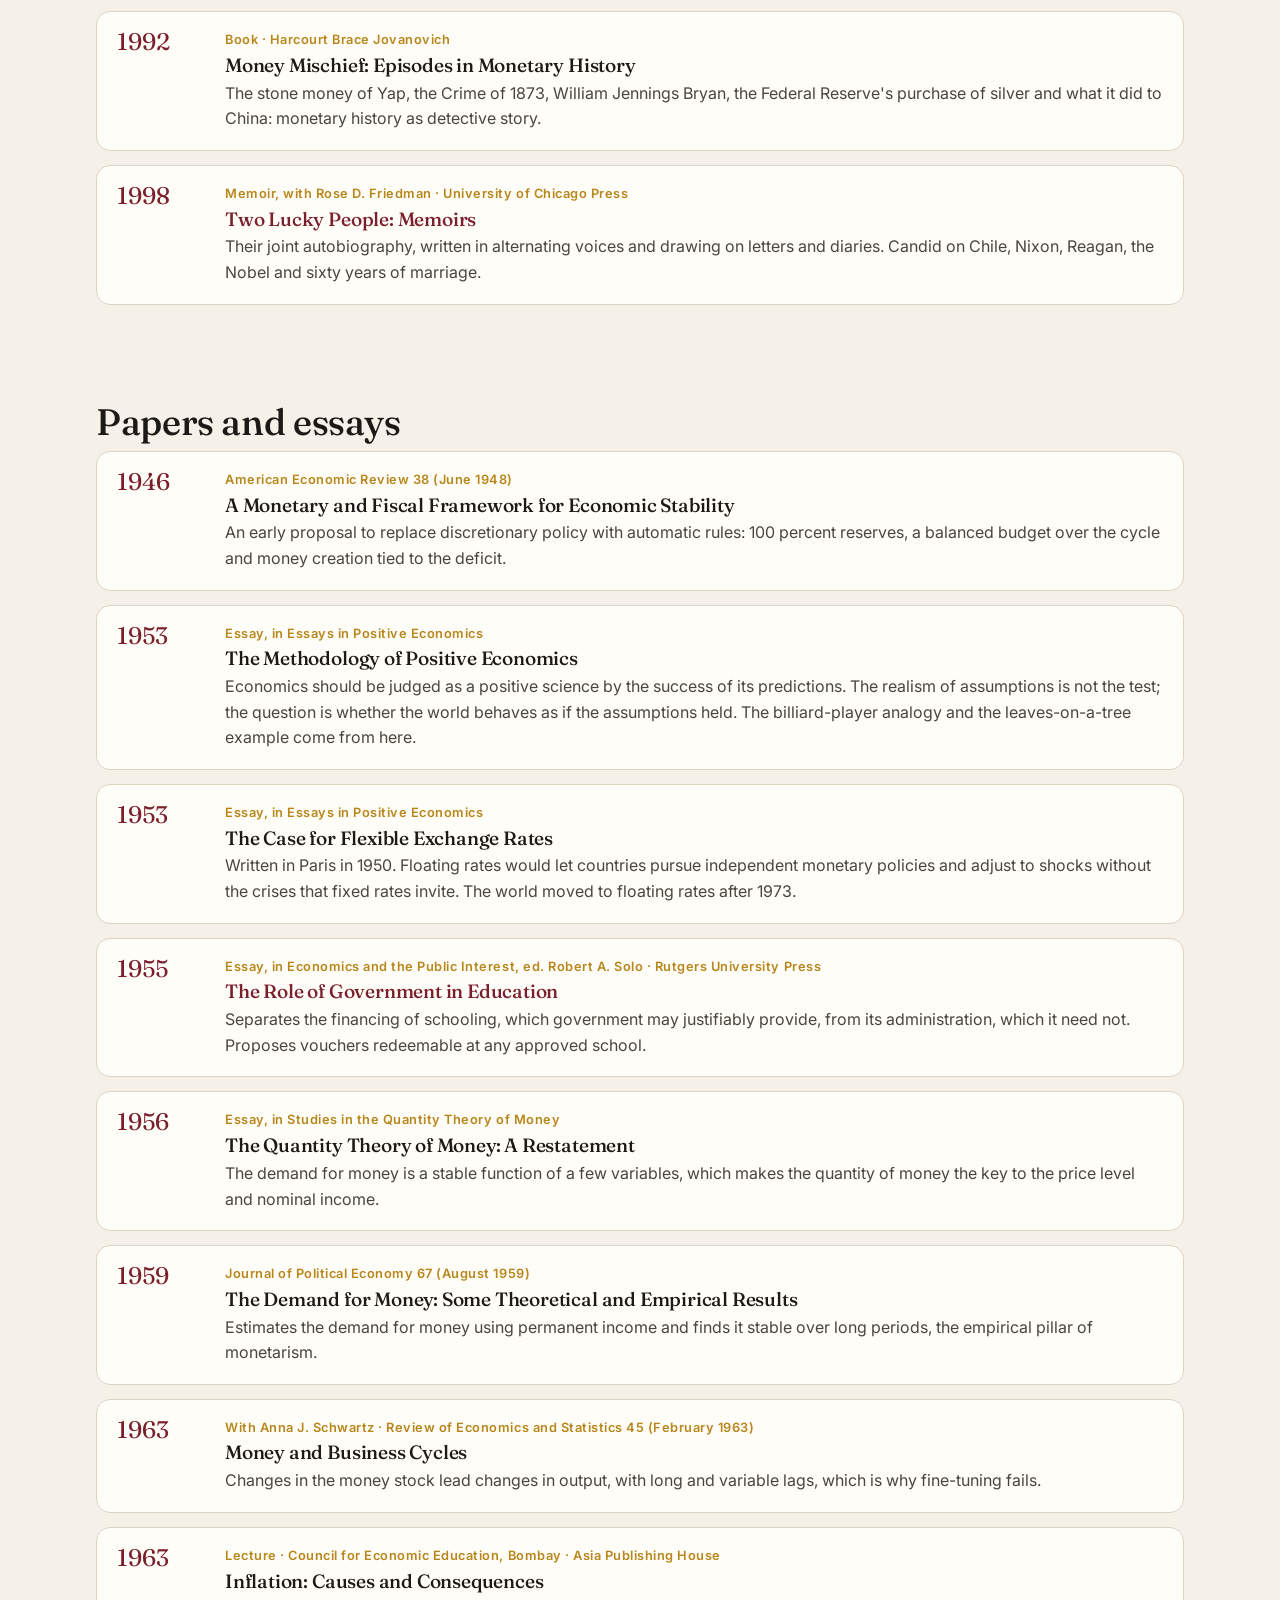
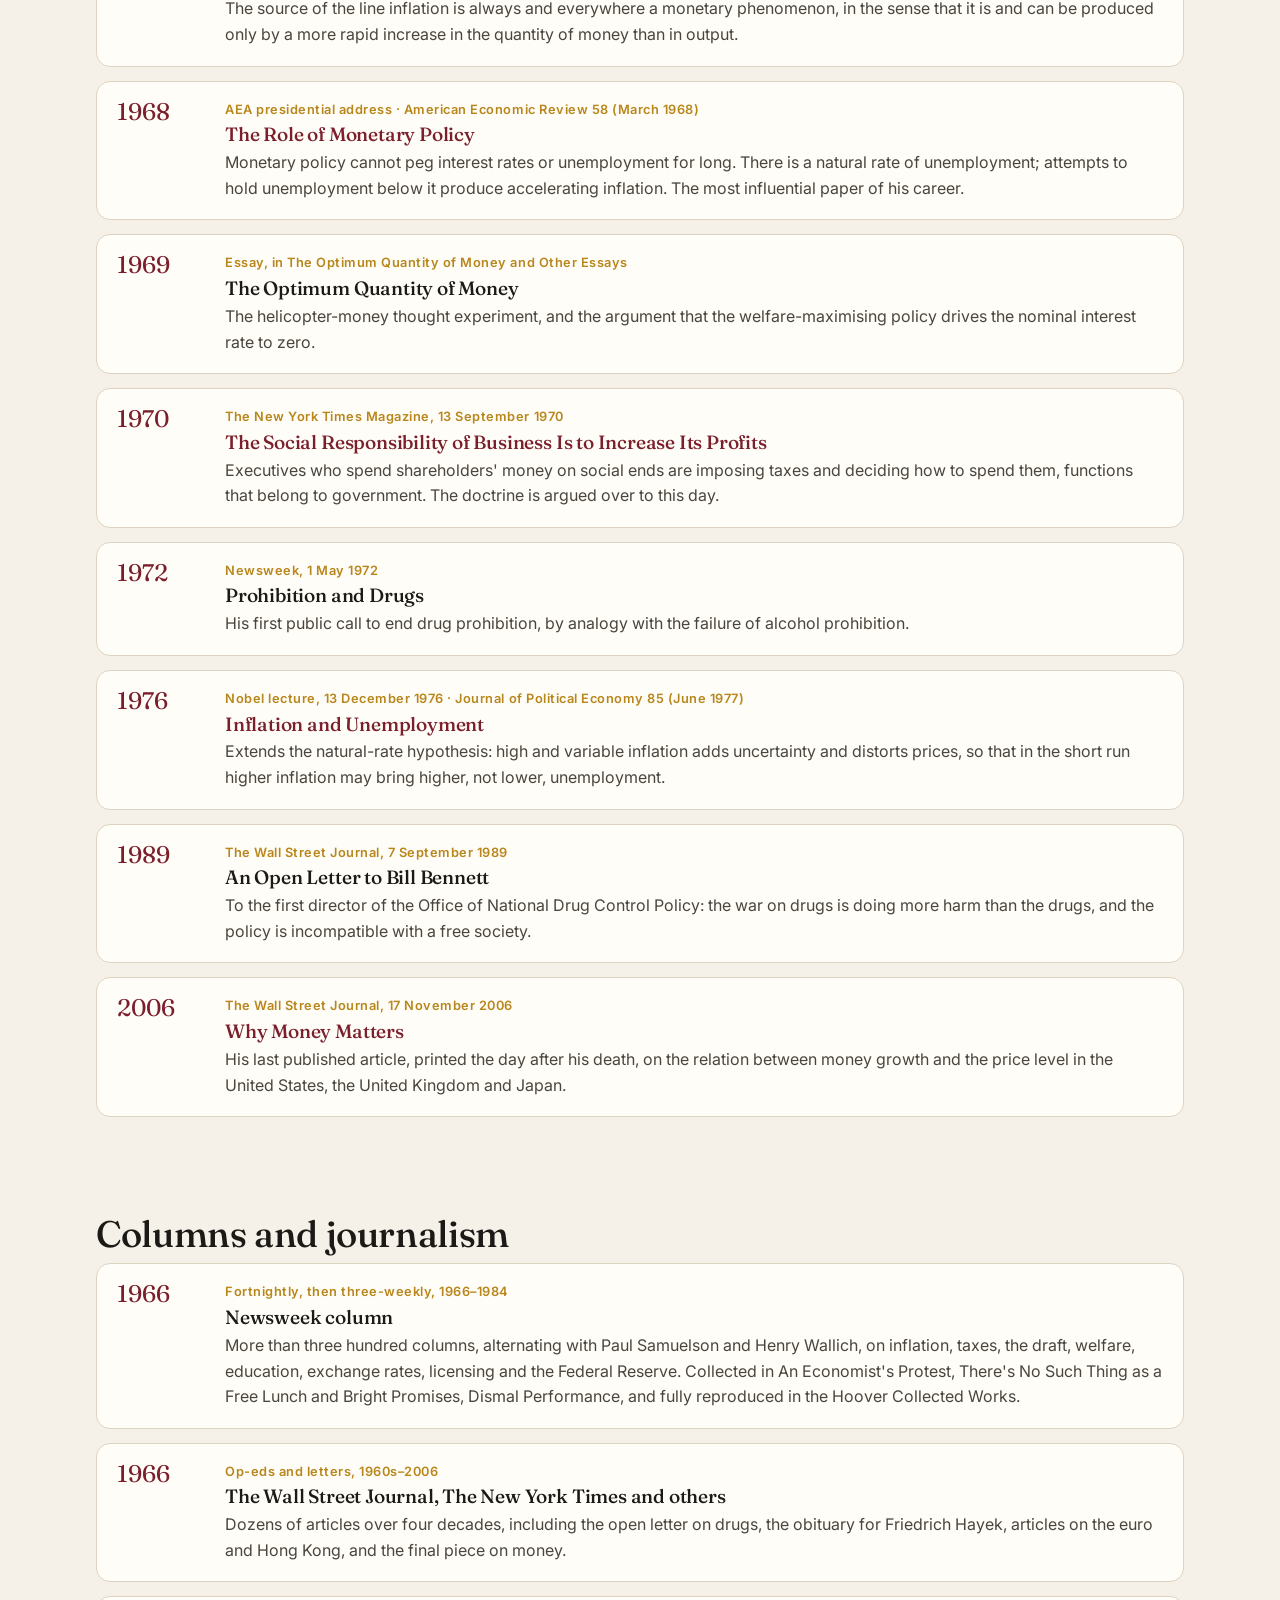
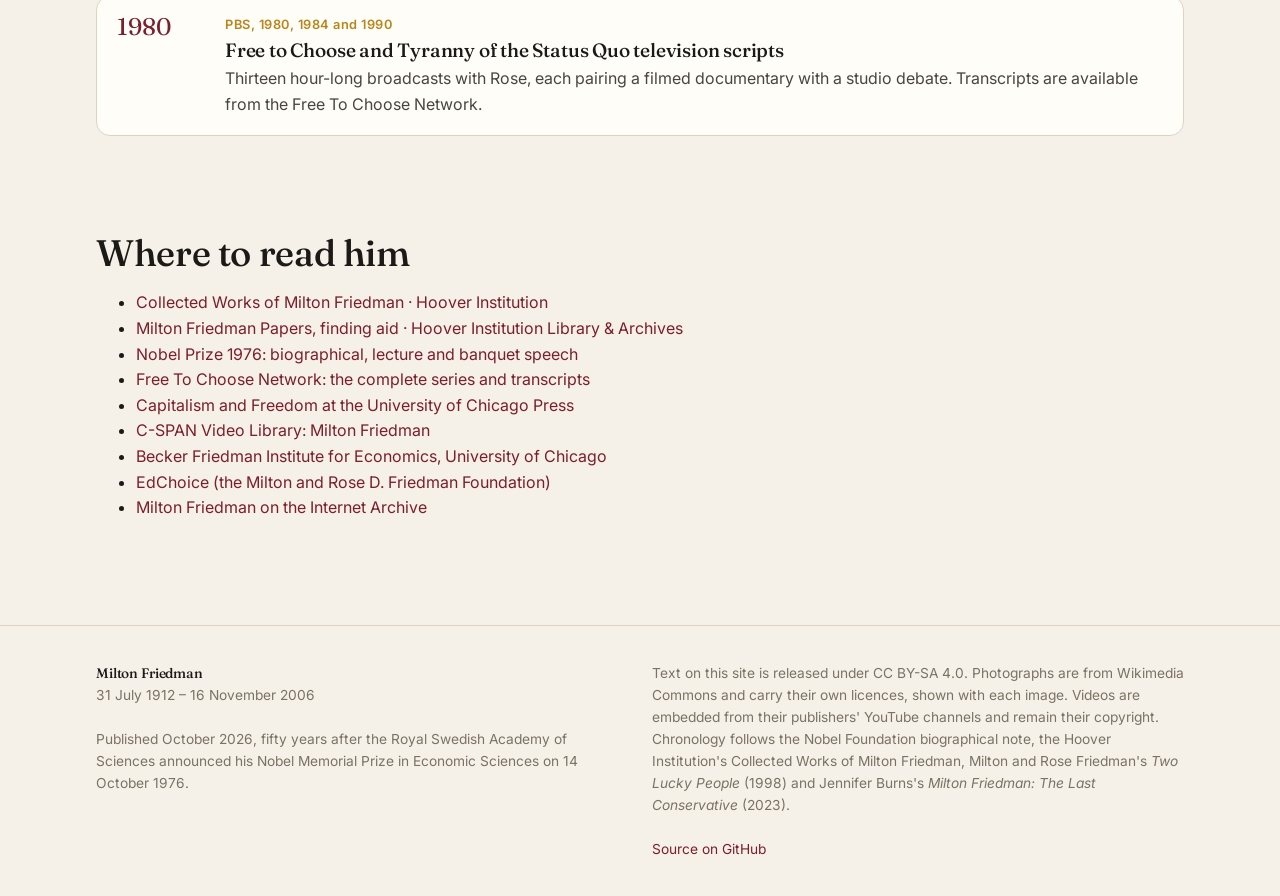
<file: writings.html>
<!doctype html><html lang="en"><head><meta charset="utf-8"><meta name="viewport" content="width=device-width,initial-scale=1">
<title>Writings · Milton Friedman</title><meta name="description" content="Books, papers, essays and columns by Milton Friedman, from Income from Independent Professional Practice to his last column, Why Money Matters.">
<meta property="og:title" content="Writings · Milton Friedman"><meta property="og:description" content="Books, papers, essays and columns by Milton Friedman, from Income from Independent Professional Practice to his last column, Why Money Matters.">
<link rel="preconnect" href="https://fonts.googleapis.com"><link href="https://fonts.googleapis.com/css2?family=Fraunces:opsz,wght@9..144,400;9..144,500&family=Inter:wght@400;500;600&display=swap" rel="stylesheet">
<link rel="stylesheet" href="/css/style.css"><link rel="icon" href="/assets/favicon.svg"></head>
<body><a class="skip" href="#main">Skip to content</a><header class="site" id="site-header"></header>
<main id="main" data-page="writings" data-title="Writings"><div class="wrap"><div class="pagehead"><div class="eyebrow">Milton Friedman</div><h1>Writings</h1><p class="lead" id="lead">Books, papers, essays and columns by Milton Friedman, from Income from Independent Professional Practice to his last column, Why Money Matters.</p></div>
<div class="filters" id="filters"></div><div id="content"></div></div></main>
<footer class="site" id="site-footer"></footer><script src="/js/common.js"></script><script src="/js/pages.js"></script></body></html>
</file>
<file: css/style.css>
:root{
  --bg:#f6f1e8;--bg-2:#efe7d8;--paper:#fffdf8;--ink:#1c1a17;--ink-2:#4a453d;--muted:#7a7265;
  --blue:#7a1f2b;--blue-2:#993041;--blue-soft:#f3e3e3;--gold:#b8861b;--gold-soft:#f5e7c6;--line:#ddd3c2;
  --radius:14px;--max:1120px;--serif:"Fraunces","Georgia",serif;--sans:"Inter",system-ui,-apple-system,"Segoe UI",sans-serif;
}
@media (prefers-color-scheme:dark){:root:not([data-theme="light"]){
  --bg:#12141c;--bg-2:#181b26;--paper:#1d212d;--ink:#eee9df;--ink-2:#c9c2b4;--muted:#8f887a;
  --blue:#e08a96;--blue-2:#f0a6b0;--blue-soft:#3a2026;--gold:#e2b25a;--gold-soft:#3a2f16;--line:#2c3142;}}
:root[data-theme="dark"]{
  --bg:#12141c;--bg-2:#181b26;--paper:#1d212d;--ink:#eee9df;--ink-2:#c9c2b4;--muted:#8f887a;
  --blue:#e08a96;--blue-2:#f0a6b0;--blue-soft:#3a2026;--gold:#e2b25a;--gold-soft:#3a2f16;--line:#2c3142;}
*{box-sizing:border-box}html{scroll-behavior:smooth}
body{margin:0;background:var(--bg);color:var(--ink);font-family:var(--sans);line-height:1.6;-webkit-font-smoothing:antialiased}
a{color:var(--blue);text-decoration:none}a:hover{text-decoration:underline}
img{max-width:100%;display:block}
.skip{position:absolute;left:-999px;top:0;background:var(--gold);color:#000;padding:8px 12px;z-index:100}.skip:focus{left:8px}
.wrap{max-width:var(--max);margin:0 auto;padding:0 16px}
h1,h2,h3,.serif{font-family:var(--serif);font-weight:500;letter-spacing:-.01em;line-height:1.15}
h1{font-size:clamp(2.2rem,5vw,4rem);margin:0}h2{font-size:clamp(1.6rem,3vw,2.3rem);margin:0 0 .5rem}h3{font-size:1.2rem;margin:0 0 .3rem}
p{margin:.4rem 0 1rem}
.eyebrow{font-size:.78rem;letter-spacing:.14em;text-transform:uppercase;color:var(--gold);font-weight:600}
.muted{color:var(--muted)}.small{font-size:.86rem}
/* header */
header.site{position:sticky;top:0;z-index:50;background:color-mix(in srgb,var(--bg) 88%,transparent);backdrop-filter:blur(10px);border-bottom:1px solid var(--line)}
header.site .wrap{display:flex;align-items:center;justify-content:space-between;gap:16px;min-height:62px}
.brand{display:flex;align-items:center;gap:10px;color:var(--ink);font-family:var(--serif);font-size:1.15rem}
.brand .chakra{width:26px;height:26px}
nav.main{display:flex;gap:4px;flex-wrap:wrap}
nav.main a{padding:6px 10px;border-radius:8px;color:var(--ink-2);font-size:.92rem}
nav.main a:hover,nav.main a.active{background:var(--blue-soft);color:var(--blue);text-decoration:none}
.navtoggle{display:none;background:none;border:1px solid var(--line);border-radius:8px;padding:6px 10px;color:var(--ink);font-size:1rem}
@media (max-width:860px){.navtoggle{display:block}nav.main{display:none;position:absolute;left:0;right:0;top:62px;background:var(--paper);border-bottom:1px solid var(--line);padding:10px 16px;flex-direction:column}nav.main.open{display:flex}}
/* hero */
.hero{padding:56px 0 40px;background:radial-gradient(1200px 500px at 70% -10%,var(--blue-soft),transparent 60%)}
.hero .grid{display:grid;grid-template-columns:1.2fr .8fr;gap:40px;align-items:center}
@media (max-width:820px){.hero .grid{grid-template-columns:1fr}}
.hero .portrait{border-radius:var(--radius);overflow:hidden;box-shadow:0 20px 50px rgba(0,0,0,.18);aspect-ratio:4/5;background:var(--bg-2)}
.hero .portrait img{width:100%;height:100%;object-fit:cover}
.hero .dates{font-family:var(--serif);font-size:1.1rem;color:var(--ink-2);margin:.5rem 0}
.hero .tagline{font-size:1.15rem;max-width:56ch;color:var(--ink-2)}
.occasion{display:inline-block;background:var(--gold-soft);color:var(--ink);border-left:3px solid var(--gold);padding:8px 12px;border-radius:0 8px 8px 0;font-size:.9rem;margin-top:12px}
.stats{display:grid;grid-template-columns:repeat(4,1fr);gap:12px;margin:36px 0 0}
@media (max-width:700px){.stats{grid-template-columns:repeat(2,1fr)}}
.stat{background:var(--paper);border:1px solid var(--line);border-radius:var(--radius);padding:16px}
.stat b{display:block;font-family:var(--serif);font-size:1.9rem;color:var(--blue);font-weight:500}
.stat span{font-size:.85rem;color:var(--muted)}
/* sections */
section{padding:48px 0}
.section-head{display:flex;align-items:end;justify-content:space-between;gap:16px;flex-wrap:wrap;margin-bottom:20px}
.card{background:var(--paper);border:1px solid var(--line);border-radius:var(--radius);padding:20px}
/* eras */
.eras{display:grid;grid-template-columns:repeat(3,1fr);gap:14px}
@media (max-width:860px){.eras{grid-template-columns:repeat(2,1fr)}}@media (max-width:540px){.eras{grid-template-columns:1fr}}
.era{display:block;color:inherit;background:var(--paper);border:1px solid var(--line);border-radius:var(--radius);padding:18px;transition:transform .15s,border-color .15s}
.era:hover{transform:translateY(-2px);border-color:var(--blue);text-decoration:none}
.era .years{color:var(--gold);font-weight:600;font-size:.8rem;letter-spacing:.08em}
.era h3{margin:.2rem 0 .4rem}.era p{margin:0;color:var(--ink-2);font-size:.92rem}
/* timeline */
.filters{display:flex;gap:8px;flex-wrap:wrap;margin-bottom:24px}
.chip{border:1px solid var(--line);background:var(--paper);color:var(--ink-2);border-radius:999px;padding:6px 14px;font-size:.85rem;cursor:pointer}
.chip.active{background:var(--blue);border-color:var(--blue);color:#fff}
.timeline{position:relative;padding-left:28px}
.timeline:before{content:"";position:absolute;left:8px;top:0;bottom:0;width:2px;background:var(--line)}
.era-marker{position:relative;margin:36px 0 18px}
.era-marker:first-child{margin-top:0}
.era-marker:before{content:"";position:absolute;left:-27px;top:8px;width:16px;height:16px;border-radius:50%;background:var(--gold);box-shadow:0 0 0 4px var(--bg)}
.era-marker h2{margin:0}.era-marker p{margin:.2rem 0 0;color:var(--ink-2);max-width:70ch}
.event{position:relative;background:var(--paper);border:1px solid var(--line);border-radius:var(--radius);padding:18px 20px;margin-bottom:14px;display:grid;grid-template-columns:1fr;gap:14px}
.event.has-img{grid-template-columns:1fr 220px}
@media (max-width:700px){.event.has-img{grid-template-columns:1fr}}
.event:before{content:"";position:absolute;left:-24px;top:24px;width:10px;height:10px;border-radius:50%;background:var(--blue);box-shadow:0 0 0 3px var(--bg)}
.event .date{font-family:var(--serif);color:var(--blue);font-size:1.05rem}
.event .place{color:var(--muted);font-size:.85rem}
.event h3{margin:.15rem 0 .4rem;font-size:1.25rem}
.event p{margin:0;color:var(--ink-2)}
.event figure{margin:0}.event figure img{border-radius:10px;aspect-ratio:4/3;object-fit:cover;width:100%;background:var(--bg-2)}
.event figcaption{font-size:.75rem;color:var(--muted);margin-top:6px;line-height:1.35}
.tags{margin-top:10px;display:flex;gap:6px;flex-wrap:wrap}.tag{font-size:.72rem;padding:2px 8px;border-radius:999px;background:var(--blue-soft);color:var(--blue)}
/* quote */
.quote{margin:40px 0;padding:28px 32px;border-left:4px solid var(--gold);background:var(--paper);border-radius:0 var(--radius) var(--radius) 0}
.quote p{font-family:var(--serif);font-size:1.45rem;line-height:1.35;margin:0}
.quote cite{display:block;margin-top:10px;font-style:normal;color:var(--muted);font-size:.88rem}
/* lists */
.list{display:grid;gap:14px}
.item{background:var(--paper);border:1px solid var(--line);border-radius:var(--radius);padding:18px 20px;display:grid;grid-template-columns:92px 1fr;gap:16px}
@media (max-width:540px){.item{grid-template-columns:1fr}}
.item .yr{font-family:var(--serif);font-size:1.5rem;color:var(--blue);line-height:1}
.item .kind{color:var(--gold);font-size:.8rem;font-weight:600;letter-spacing:.04em}
.item h3{margin:.2rem 0 .3rem}.item p{margin:0;color:var(--ink-2)}
.item .meta{margin-top:8px;font-size:.82rem;color:var(--muted)}
blockquote.sp{margin:.5rem 0 .6rem;font-family:var(--serif);font-size:1.15rem;line-height:1.4;color:var(--ink)}
/* gallery */
.gallery{columns:3 280px;gap:14px}
.gallery figure{break-inside:avoid;margin:0 0 14px;background:var(--paper);border:1px solid var(--line);border-radius:var(--radius);overflow:hidden;cursor:zoom-in}
.gallery img{width:100%;background:var(--bg-2)}
.gallery figcaption{padding:10px 12px;font-size:.84rem;color:var(--ink-2)}
.gallery figcaption .cred{display:block;color:var(--muted);font-size:.74rem;margin-top:4px}
.lightbox{position:fixed;inset:0;background:rgba(0,0,0,.92);display:none;z-index:200;align-items:center;justify-content:center;flex-direction:column;padding:20px}
.lightbox.open{display:flex}.lightbox img{max-height:80vh;max-width:95vw;object-fit:contain}
.lightbox p{color:#ddd;max-width:80ch;text-align:center;font-size:.9rem}.lightbox button{position:absolute;top:14px;right:14px;background:#fff;border:0;border-radius:50%;width:38px;height:38px;font-size:1.2rem;cursor:pointer}
/* videos */
.videos{display:grid;grid-template-columns:repeat(auto-fill,minmax(320px,1fr));gap:16px}
.video{background:var(--paper);border:1px solid var(--line);border-radius:var(--radius);overflow:hidden}
.video .frame{aspect-ratio:16/9;background:#000;position:relative}
.video iframe{width:100%;height:100%;border:0;position:absolute;inset:0}
.video .frame button{position:absolute;inset:0;width:100%;border:0;background:center/cover no-repeat;cursor:pointer}
.video .frame button:after{content:"▶";position:absolute;left:50%;top:50%;transform:translate(-50%,-50%);width:64px;height:64px;border-radius:50%;background:rgba(31,58,147,.92);color:#fff;font-size:1.5rem;display:grid;place-items:center;padding-left:4px}
.video .body{padding:12px 14px}.video h3{font-size:1rem;margin:0 0 4px}.video p{margin:0;font-size:.84rem;color:var(--muted)}
/* ideas */
.ideas{counter-reset:v;display:grid;grid-template-columns:repeat(2,1fr);gap:14px;padding:0;list-style:none;margin:18px 0}
@media (max-width:760px){.ideas{grid-template-columns:1fr}}
.ideas li{counter-increment:v;background:var(--paper);border:1px solid var(--line);border-radius:var(--radius);padding:18px 18px 16px 56px;position:relative}
.ideas li:before{content:counter(v);position:absolute;left:18px;top:14px;font-family:var(--serif);color:var(--gold);font-size:1.6rem}
.ideas h3{margin:.15rem 0 .4rem}.ideas p{margin:0 0 .6rem;color:var(--ink-2);font-size:.95rem}
.ideas .status{display:inline-block;font-size:.78rem;background:var(--blue-soft);color:var(--blue);border-radius:999px;padding:3px 10px}
/* vows */
.vows{counter-reset:v;display:grid;grid-template-columns:repeat(2,1fr);gap:10px;padding:0;list-style:none}
@media (max-width:700px){.vows{grid-template-columns:1fr}}
.vows li{counter-increment:v;background:var(--paper);border:1px solid var(--line);border-radius:10px;padding:12px 14px 12px 50px;position:relative;font-size:.95rem}
.vows li:before{content:counter(v);position:absolute;left:14px;top:10px;font-family:var(--serif);color:var(--gold);font-size:1.3rem}
.two{display:grid;grid-template-columns:1.1fr .9fr;gap:28px;align-items:start}@media (max-width:820px){.two{grid-template-columns:1fr}}
table{width:100%;border-collapse:collapse;font-size:.93rem}td,th{padding:10px 8px;border-bottom:1px solid var(--line);text-align:left;vertical-align:top}th{color:var(--muted);font-weight:600;font-size:.8rem;letter-spacing:.06em;text-transform:uppercase}
td.d{white-space:nowrap;font-family:var(--serif);color:var(--blue)}
footer.site{border-top:1px solid var(--line);padding:36px 0;color:var(--muted);font-size:.86rem;margin-top:40px}
footer.site .wrap{display:grid;grid-template-columns:1fr 1fr;gap:24px}@media (max-width:700px){footer.site .wrap{grid-template-columns:1fr}}
.themebtn{background:none;border:1px solid var(--line);border-radius:8px;padding:5px 9px;color:var(--ink);cursor:pointer}
.pagehead{padding:48px 0 8px}.pagehead p.lead{font-size:1.1rem;color:var(--ink-2);max-width:70ch}
</file>
